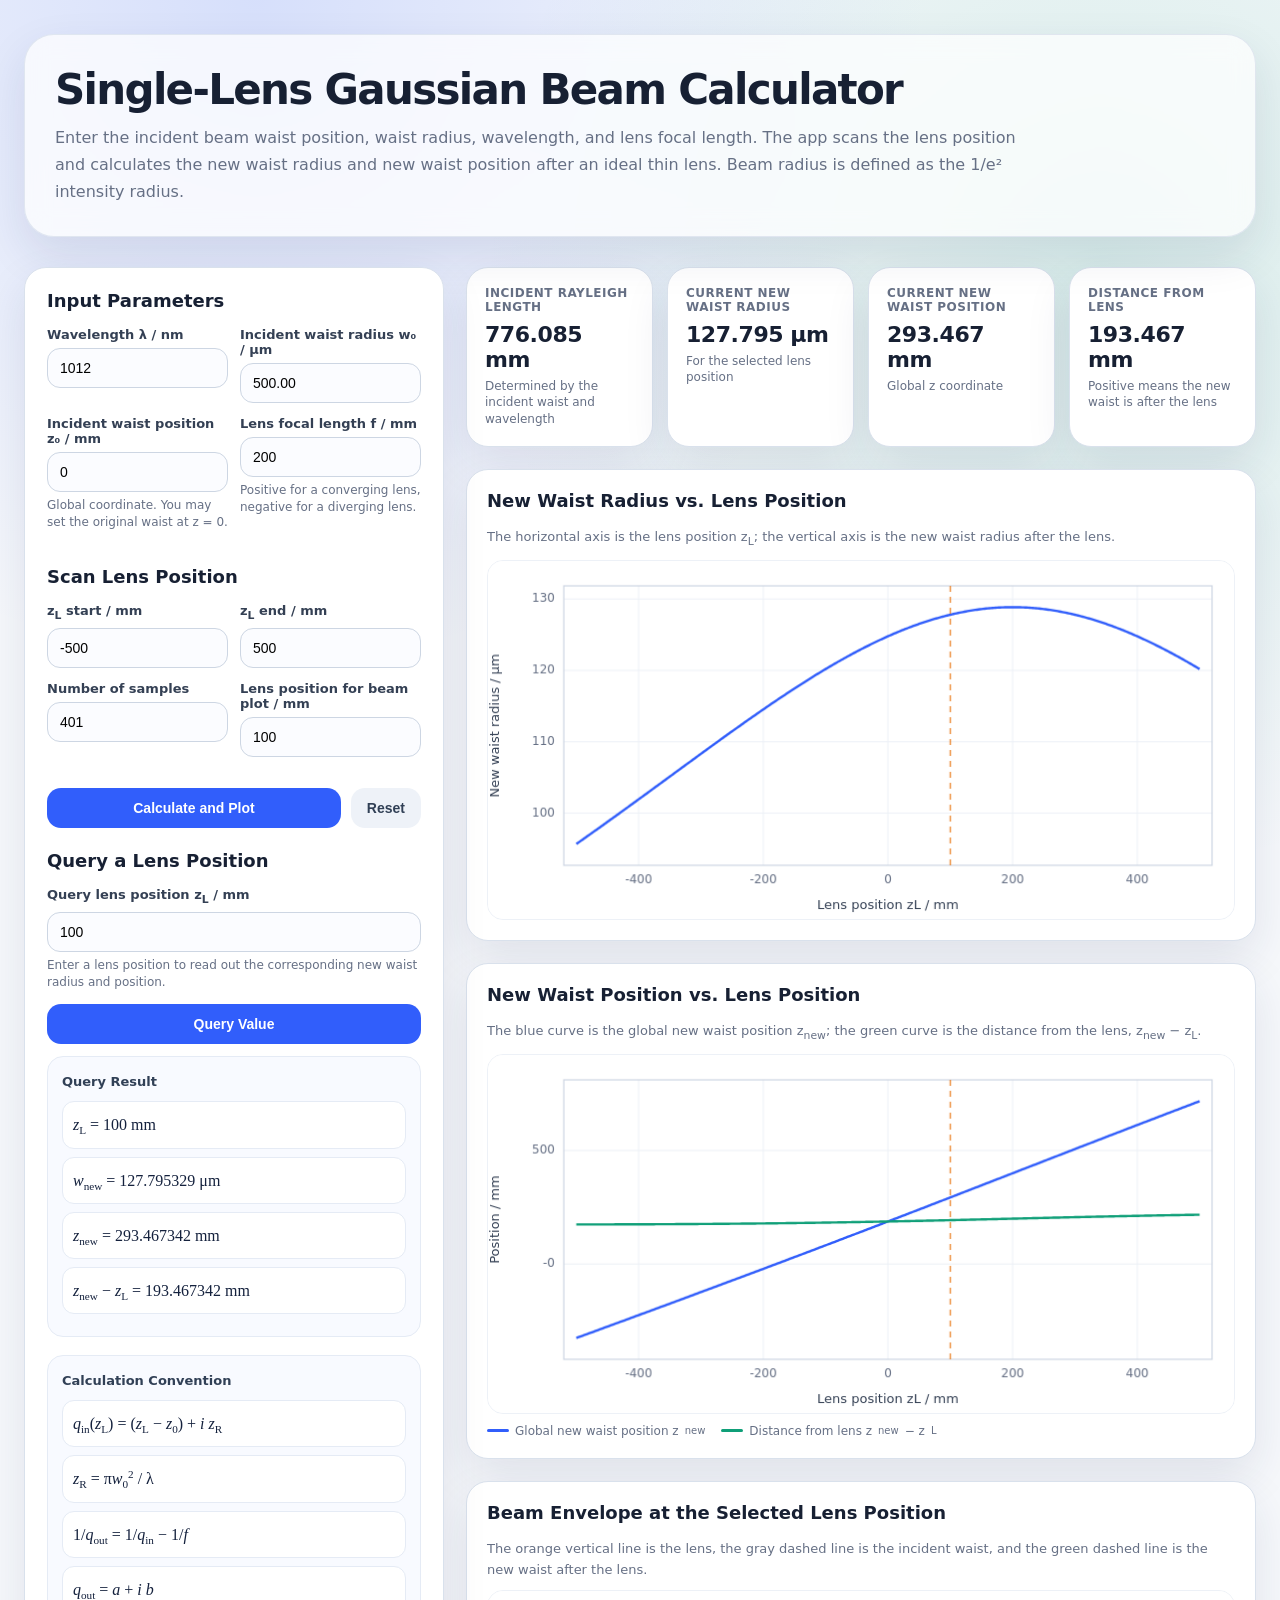
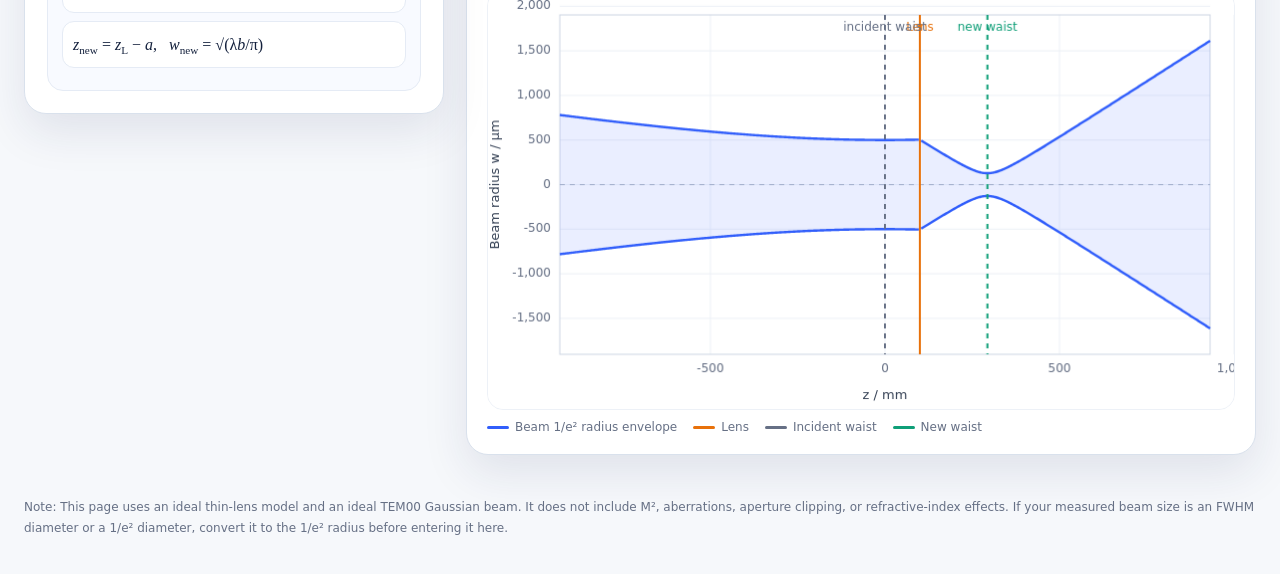
<file: pages/physics/gaussian_beam/single_lens_gaussian_beam_calculator.html>
<!DOCTYPE html>
<html lang="en">
<head>
  <meta charset="UTF-8" />
  <meta name="viewport" content="width=device-width, initial-scale=1.0" />
  <title>Single-Lens Gaussian Beam Calculator</title>
  <style>
    :root {
      --bg: #f6f8fb;
      --card: #ffffff;
      --text: #172033;
      --muted: #667085;
      --line: #d9e1ec;
      --primary: #315efb;
      --primary-dark: #2447c6;
      --accent: #0f9f78;
      --warn: #b54708;
      --shadow: 0 18px 45px rgba(32, 44, 84, 0.10);
      --radius: 22px;
    }

    * { box-sizing: border-box; }

    body {
      margin: 0;
      font-family: ui-sans-serif, system-ui, -apple-system, BlinkMacSystemFont, "Segoe UI", Arial, sans-serif;
      background:
        radial-gradient(circle at 20% 0%, rgba(49, 94, 251, 0.16), transparent 28%),
        radial-gradient(circle at 86% 12%, rgba(15, 159, 120, 0.13), transparent 28%),
        var(--bg);
      color: var(--text);
      min-height: 100vh;
    }

    header {
      padding: 34px 24px 18px;
      max-width: 1280px;
      margin: 0 auto;
    }

    .hero {
      background: rgba(255, 255, 255, 0.72);
      border: 1px solid rgba(217, 225, 236, 0.78);
      box-shadow: var(--shadow);
      border-radius: 30px;
      padding: 30px;
      backdrop-filter: blur(12px);
    }

    h1 {
      margin: 0 0 10px;
      font-size: clamp(26px, 4vw, 42px);
      letter-spacing: -0.04em;
    }

    .subtitle {
      margin: 0;
      color: var(--muted);
      font-size: 16px;
      line-height: 1.7;
      max-width: 980px;
    }

    main {
      display: grid;
      grid-template-columns: minmax(320px, 420px) minmax(0, 1fr);
      gap: 22px;
      max-width: 1280px;
      margin: 0 auto;
      padding: 12px 24px 42px;
    }

    .card {
      background: var(--card);
      border: 1px solid var(--line);
      border-radius: var(--radius);
      box-shadow: var(--shadow);
    }

    .controls {
      padding: 22px;
      position: sticky;
      top: 18px;
      align-self: start;
    }

    .controls h2, .panel h2 {
      font-size: 18px;
      margin: 0 0 16px;
    }

    .grid2 {
      display: grid;
      grid-template-columns: 1fr 1fr;
      gap: 12px;
    }

    label {
      display: block;
      font-size: 13px;
      font-weight: 650;
      color: #344054;
      margin-bottom: 6px;
    }

    input {
      width: 100%;
      border: 1px solid #cdd6e3;
      background: #fbfcff;
      border-radius: 13px;
      padding: 11px 12px;
      font-size: 14px;
      outline: none;
      transition: 0.18s ease;
    }

    input:focus {
      border-color: var(--primary);
      box-shadow: 0 0 0 4px rgba(49, 94, 251, 0.10);
      background: white;
    }

    .field { margin-bottom: 13px; }

    .unit-note {
      color: var(--muted);
      font-size: 12px;
      margin-top: 5px;
      line-height: 1.45;
    }

    .button-row {
      display: flex;
      gap: 10px;
      margin-top: 18px;
    }

    button {
      appearance: none;
      border: 0;
      border-radius: 14px;
      padding: 12px 16px;
      cursor: pointer;
      font-weight: 750;
      font-size: 14px;
      transition: 0.16s ease;
    }

    .primary {
      background: var(--primary);
      color: white;
      flex: 1;
    }

    .primary:hover { background: var(--primary-dark); transform: translateY(-1px); }

    .secondary {
      background: #eef2f8;
      color: #314056;
    }

    .secondary:hover { background: #e1e7f0; }

    .formula {
      margin-top: 18px;
      padding: 14px;
      background: #f8faff;
      border: 1px solid #e5ebf5;
      border-radius: 16px;
      color: #314056;
      font-size: 13px;
      line-height: 1.7;
    }

    .formula code {
      display: block;
      font-family: "Times New Roman", Cambria, Georgia, serif;
      font-size: 16px;
      color: #14213d;
      background: white;
      border: 1px solid #e5ebf5;
      padding: 9px 10px;
      border-radius: 12px;
      margin: 8px 0;
      overflow-x: auto;
      white-space: nowrap;
    }

    .formula sub {
      font-size: 70%;
      vertical-align: sub;
      line-height: 0;
    }

    .formula sup {
      font-size: 70%;
      vertical-align: super;
      line-height: 0;
    }

    .content {
      display: grid;
      gap: 22px;
    }

    .summary {
      display: grid;
      grid-template-columns: repeat(4, minmax(0, 1fr));
      gap: 14px;
    }

    .metric {
      padding: 18px;
    }

    .metric .k {
      color: var(--muted);
      font-size: 12px;
      font-weight: 700;
      text-transform: uppercase;
      letter-spacing: 0.04em;
      margin-bottom: 8px;
    }

    .metric .v {
      font-size: 22px;
      font-weight: 800;
      letter-spacing: -0.02em;
      overflow-wrap: anywhere;
    }

    .metric .s {
      margin-top: 6px;
      color: var(--muted);
      font-size: 12px;
      line-height: 1.4;
    }

    .panel {
      padding: 20px;
    }

    .panel-header {
      display: flex;
      align-items: flex-start;
      justify-content: space-between;
      gap: 16px;
      margin-bottom: 10px;
    }

    .panel p {
      color: var(--muted);
      margin: 0;
      line-height: 1.6;
      font-size: 13px;
    }

    canvas {
      width: 100%;
      height: 360px;
      display: block;
      border-radius: 16px;
      background: linear-gradient(180deg, #ffffff, #fbfcff);
      border: 1px solid #edf1f7;
    }

    #beamCanvas { height: 420px; }

    .error, .warning {
      display: none;
      margin-top: 14px;
      border-radius: 14px;
      padding: 11px 12px;
      font-size: 13px;
      line-height: 1.5;
    }

    .error {
      background: #fff7ed;
      border: 1px solid #fed7aa;
      color: var(--warn);
    }

    .warning {
      background: #fffbea;
      border: 1px solid #facc15;
      color: #854d0e;
    }

    .legend {
      display: flex;
      flex-wrap: wrap;
      gap: 10px 16px;
      color: var(--muted);
      font-size: 12px;
      margin-top: 10px;
    }

    .legend span {
      display: inline-flex;
      align-items: center;
      gap: 6px;
    }

    .swatch {
      width: 22px;
      height: 3px;
      border-radius: 99px;
      display: inline-block;
      background: #111;
    }

    .blue { background: #315efb; }
    .green { background: #0f9f78; }
    .orange { background: #e8710a; }
    .gray { background: #667085; }

    footer {
      max-width: 1280px;
      padding: 0 24px 36px;
      margin: 0 auto;
      color: var(--muted);
      font-size: 12px;
      line-height: 1.7;
    }

    @media (max-width: 980px) {
      main { grid-template-columns: 1fr; }
      .controls { position: static; }
      .summary { grid-template-columns: repeat(2, minmax(0, 1fr)); }
    }

    @media (max-width: 560px) {
      header, main, footer { padding-left: 14px; padding-right: 14px; }
      .hero { padding: 22px; }
      .grid2, .summary { grid-template-columns: 1fr; }
      canvas { height: 310px; }
    }
  </style>
</head>
<body>
  <header>
    <section class="hero">
      <h1>Single-Lens Gaussian Beam Calculator</h1>
      <p class="subtitle">
        Enter the incident beam waist position, waist radius, wavelength, and lens focal length. The app scans the lens position and calculates the new waist radius and new waist position after an ideal thin lens. Beam radius is defined as the 1/e² intensity radius.
      </p>
    </section>
  </header>

  <main>
    <aside class="card controls">
      <h2>Input Parameters</h2>

      <div class="grid2">
        <div class="field">
          <label for="lambdaNm">Wavelength λ / nm</label>
          <input id="lambdaNm" type="number" value="1012" step="0.1" />
        </div>
        <div class="field">
          <label for="w0Um">Incident waist radius w₀ / μm</label>
          <input id="w0Um" type="number" value="500.00" step="0.01" />
        </div>
      </div>

      <div class="grid2">
        <div class="field">
          <label for="z0Mm">Incident waist position z₀ / mm</label>
          <input id="z0Mm" type="number" value="0" step="1" />
          <div class="unit-note">Global coordinate. You may set the original waist at z = 0.</div>
        </div>
        <div class="field">
          <label for="fMm">Lens focal length f / mm</label>
          <input id="fMm" type="number" value="200" step="1" />
          <div class="unit-note">Positive for a converging lens, negative for a diverging lens.</div>
        </div>
      </div>

      <h2 style="margin-top: 22px;">Scan Lens Position</h2>
      <div class="grid2">
        <div class="field">
          <label for="scanMinMm">z<sub>L</sub> start / mm</label>
          <input id="scanMinMm" type="number" value="-500" step="10" />
        </div>
        <div class="field">
          <label for="scanMaxMm">z<sub>L</sub> end / mm</label>
          <input id="scanMaxMm" type="number" value="500" step="10" />
        </div>
      </div>

      <div class="grid2">
        <div class="field">
          <label for="points">Number of samples</label>
          <input id="points" type="number" value="401" min="30" max="3000" step="1" />
        </div>
        <div class="field">
          <label for="selectedLensMm">Lens position for beam plot / mm</label>
          <input id="selectedLensMm" type="number" value="100" step="10" />
        </div>
      </div>

      <div class="button-row">
        <button class="primary" id="calcBtn">Calculate and Plot</button>
        <button class="secondary" id="resetBtn">Reset</button>
      </div>

      <h2 style="margin-top: 22px;">Query a Lens Position</h2>
      <div class="field">
        <label for="queryLensMm">Query lens position z<sub>L</sub> / mm</label>
        <input id="queryLensMm" type="number" value="100" step="0.01" />
        <div class="unit-note">Enter a lens position to read out the corresponding new waist radius and position.</div>
      </div>
      <div class="button-row" style="margin-top: 8px;">
        <button class="primary" id="queryBtn">Query Value</button>
      </div>
      <div class="formula" id="queryResult" style="margin-top: 12px;">
        <strong>Query Result</strong>
        <code>Run calculation first, then query a lens position.</code>
      </div>

      <div class="error" id="errorBox"></div>
      <div class="warning" id="warningBox"></div>

      <div class="formula">
        <strong>Calculation Convention</strong>
        <code><i>q</i><sub>in</sub>(<i>z</i><sub>L</sub>) = (<i>z</i><sub>L</sub> − <i>z</i><sub>0</sub>) + <i>i z</i><sub>R</sub></code>
        <code><i>z</i><sub>R</sub> = π<i>w</i><sub>0</sub><sup>2</sup> / λ</code>
        <code>1/<i>q</i><sub>out</sub> = 1/<i>q</i><sub>in</sub> − 1/<i>f</i></code>
        <code><i>q</i><sub>out</sub> = <i>a</i> + <i>i b</i></code>
        <code><i>z</i><sub>new</sub> = <i>z</i><sub>L</sub> − <i>a</i>, &nbsp; <i>w</i><sub>new</sub> = √(λ<i>b</i>/π)</code>
      </div>
    </aside>

    <section class="content">
      <section class="summary">
        <div class="card metric">
          <div class="k">Incident Rayleigh length</div>
          <div class="v" id="zRMetric">—</div>
          <div class="s">Determined by the incident waist and wavelength</div>
        </div>
        <div class="card metric">
          <div class="k">Current new waist radius</div>
          <div class="v" id="wMetric">—</div>
          <div class="s">For the selected lens position</div>
        </div>
        <div class="card metric">
          <div class="k">Current new waist position</div>
          <div class="v" id="zMetric">—</div>
          <div class="s">Global z coordinate</div>
        </div>
        <div class="card metric">
          <div class="k">Distance from lens</div>
          <div class="v" id="relMetric">—</div>
          <div class="s">Positive means the new waist is after the lens</div>
        </div>
      </section>

      <section class="card panel">
        <div class="panel-header">
          <div>
            <h2>New Waist Radius vs. Lens Position</h2>
            <p>The horizontal axis is the lens position z<sub>L</sub>; the vertical axis is the new waist radius after the lens.</p>
          </div>
        </div>
        <canvas id="waistCanvas"></canvas>
      </section>

      <section class="card panel">
        <div class="panel-header">
          <div>
            <h2>New Waist Position vs. Lens Position</h2>
            <p>The blue curve is the global new waist position z<sub>new</sub>; the green curve is the distance from the lens, z<sub>new</sub> − z<sub>L</sub>.</p>
          </div>
        </div>
        <canvas id="positionCanvas"></canvas>
        <div class="legend">
          <span><i class="swatch blue"></i>Global new waist position z<sub>new</sub></span>
          <span><i class="swatch green"></i>Distance from lens z<sub>new</sub> − z<sub>L</sub></span>
        </div>
      </section>

      <section class="card panel">
        <div class="panel-header">
          <div>
            <h2>Beam Envelope at the Selected Lens Position</h2>
            <p>The orange vertical line is the lens, the gray dashed line is the incident waist, and the green dashed line is the new waist after the lens.</p>
          </div>
        </div>
        <canvas id="beamCanvas"></canvas>
        <div class="legend">
          <span><i class="swatch blue"></i>Beam 1/e² radius envelope</span>
          <span><i class="swatch orange"></i>Lens</span>
          <span><i class="swatch gray"></i>Incident waist</span>
          <span><i class="swatch green"></i>New waist</span>
        </div>
      </section>
    </section>
  </main>

  <footer>
    Note: This page uses an ideal thin-lens model and an ideal TEM00 Gaussian beam. It does not include M², aberrations, aperture clipping, or refractive-index effects. If your measured beam size is an FWHM diameter or a 1/e² diameter, convert it to the 1/e² radius before entering it here.
  </footer>

  <script>
    const $ = (id) => document.getElementById(id);

    const defaults = {
      lambdaNm: 1012,
      w0Um: 500.00,
      z0Mm: 0,
      fMm: 200,
      scanMinMm: -500,
      scanMaxMm: 500,
      points: 401,
      selectedLensMm: 100,
      queryLensMm: 100
    };

    // Numerical safety thresholds. These do not change the physics; they only
    // prevent near-singular cases from destroying the plotted coordinate ranges.
    const MAX_PLOT_POSITION_MM = 1e7;
    const MAX_PLOT_RADIUS_UM = 1e7;
    const MIN_LENS_DENOMINATOR = 1e-18;

    function complexDiv(a, b, c, d) {
      const den = c * c + d * d;
      return [(a * c + b * d) / den, (b * c - a * d) / den];
    }

    function lensTransform(qRe, qIm, f) {
      // 1/q_out = 1/q_in - 1/f
      const den = qRe * qRe + qIm * qIm;
      const invRe = qRe / den - 1 / f;
      const invIm = -qIm / den;
      const lensDenominator = invRe * invRe + invIm * invIm;

      if (!Number.isFinite(lensDenominator) || lensDenominator < MIN_LENS_DENOMINATOR) {
        return {
          qRe: NaN,
          qIm: NaN,
          lensDenominator,
          nearSingular: true
        };
      }

      const [outRe, outIm] = complexDiv(1, 0, invRe, invIm);
      return {
        qRe: outRe,
        qIm: outIm,
        lensDenominator,
        nearSingular: lensDenominator < 100 * MIN_LENS_DENOMINATOR
      };
    }

    function calculateOne(params, zLmm) {
      const lambda = params.lambdaNm * 1e-6; // nm -> mm
      const w0 = params.w0Um * 1e-3;        // um -> mm
      const zR = Math.PI * w0 * w0 / lambda;
      const s = zLmm - params.z0Mm;
      const t = lensTransform(s, zR, params.fMm);
      const a = t.qRe;
      const b = t.qIm;
      const zNew = zLmm - a;
      const rel = -a;
      const wNew = b > 0 ? Math.sqrt(lambda * b / Math.PI) : NaN;

      const finite = [zR, a, b, zNew, rel, wNew].every(Number.isFinite);
      const tooLarge = finite && (
        Math.abs(zNew) > MAX_PLOT_POSITION_MM ||
        Math.abs(rel) > MAX_PLOT_POSITION_MM ||
        Math.abs(b) > MAX_PLOT_POSITION_MM ||
        Math.abs(wNew * 1000) > MAX_PLOT_RADIUS_UM
      );
      const validForPlot = finite && b > 0 && !tooLarge && !t.nearSingular;

      return {
        zL: zLmm,
        zR,
        qOutRe: a,
        qOutIm: b,
        zNew,
        rel,
        wNewMm: wNew,
        wNewUm: wNew * 1000,
        validForPlot,
        tooLarge,
        nearSingular: t.nearSingular,
        lensDenominator: t.lensDenominator
      };
    }

    function readParams() {
      const p = {};
      for (const k of Object.keys(defaults)) {
        p[k] = Number($(k).value);
      }
      return p;
    }

    function validate(p) {
      const errors = [];
      if (!(p.lambdaNm > 0)) errors.push("Wavelength λ must be positive.");
      if (!(p.w0Um > 0)) errors.push("Waist radius w₀ must be positive.");
      if (!Number.isFinite(p.z0Mm)) errors.push("Incident waist position z₀ must be a valid number.");
      if (!Number.isFinite(p.fMm) || p.fMm === 0) errors.push("Focal length f must be a valid nonzero number.");
      if (!Number.isFinite(p.scanMinMm) || !Number.isFinite(p.scanMaxMm)) errors.push("The scan range must contain valid numbers.");
      if (p.scanMaxMm <= p.scanMinMm) errors.push("The scan end must be greater than the scan start.");
      if (!(p.points >= 30 && p.points <= 3000)) errors.push("The number of samples must be between 30 and 3000.");
      if (!Number.isFinite(p.selectedLensMm)) errors.push("The selected lens position must be a valid number.");
      return errors;
    }

    function formatNumber(x, digits = 3) {
      if (!Number.isFinite(x)) return "—";
      const ax = Math.abs(x);
      if (ax !== 0 && (ax >= 1e4 || ax < 1e-2)) return x.toExponential(2);
      return x.toLocaleString("en-US", { maximumFractionDigits: digits });
    }

    function setError(messages) {
      const box = $("errorBox");
      if (!messages.length) {
        box.style.display = "none";
        box.textContent = "";
      } else {
        box.style.display = "block";
        box.innerHTML = messages.map(m => `• ${m}`).join("<br>");
      }
    }

    function setWarning(messages) {
      const box = $("warningBox");
      if (!messages.length) {
        box.style.display = "none";
        box.textContent = "";
      } else {
        box.style.display = "block";
        box.innerHTML = messages.map(m => `• ${m}`).join("<br>");
      }
    }

    function updateQueryResult() {
      const box = $("queryResult");
      const p = readParams();
      const errors = validate(p);
      const zQuery = p.queryLensMm;

      if (errors.length || !Number.isFinite(zQuery)) {
        box.innerHTML = `
          <strong>Query Result</strong>
          <code>Invalid input. Please check the parameters above.</code>
        `;
        return;
      }

      const q = calculateOne(p, zQuery);
      if (!q.validForPlot) {
        box.innerHTML = `
          <strong>Query Result</strong>
          <code><i>z</i><sub>L</sub> = ${formatNumber(zQuery, 6)} mm</code>
          <code>Result: unstable or too large for reliable plotting</code>
          <code>Near singular: ${q.nearSingular ? "yes" : "no"}</code>
        `;
        return;
      }

      box.innerHTML = `
        <strong>Query Result</strong>
        <code><i>z</i><sub>L</sub> = ${formatNumber(q.zL, 6)} mm</code>
        <code><i>w</i><sub>new</sub> = ${formatNumber(q.wNewUm, 6)} μm</code>
        <code><i>z</i><sub>new</sub> = ${formatNumber(q.zNew, 6)} mm</code>
        <code><i>z</i><sub>new</sub> − <i>z</i><sub>L</sub> = ${formatNumber(q.rel, 6)} mm</code>
      `;
    }

    function buildWarnings(data, selected) {
      const warnings = [];
      const badCount = data.filter(d => !d.validForPlot).length;
      if (badCount > 0) {
        warnings.push(`${badCount} scanned point(s) were omitted from the plots because the lens transform is near-singular or the resulting waist position/radius is too large for stable plotting.`);
      }
      if (!selected.validForPlot) {
        warnings.push("The selected lens position gives an unstable or extremely large result. The beam-envelope plot is disabled for this selected position.");
      }
      if (selected.nearSingular) {
        warnings.push("Near-singular condition detected: |1/qin − 1/f| is too close to zero, so qout can become numerically enormous.");
      }
      return warnings;
    }

    function makeData(p) {
      const n = Math.round(p.points);
      const data = [];
      for (let i = 0; i < n; i++) {
        const t = i / (n - 1);
        const zL = p.scanMinMm + t * (p.scanMaxMm - p.scanMinMm);
        data.push(calculateOne(p, zL));
      }
      return data;
    }

    function setupCanvas(canvas) {
      const dpr = window.devicePixelRatio || 1;
      const rect = canvas.getBoundingClientRect();
      canvas.width = Math.max(1, Math.floor(rect.width * dpr));
      canvas.height = Math.max(1, Math.floor(rect.height * dpr));
      const ctx = canvas.getContext("2d");
      ctx.setTransform(dpr, 0, 0, dpr, 0, 0);
      return { ctx, width: rect.width, height: rect.height };
    }

    function paddedRange(values, pad = 0.08) {
      let min = Infinity, max = -Infinity;
      for (const v of values) {
        if (Number.isFinite(v) && Math.abs(v) < 1e12) {
          min = Math.min(min, v);
          max = Math.max(max, v);
        }
      }
      if (!Number.isFinite(min) || !Number.isFinite(max)) return [0, 1];
      if (min === max) {
        const delta = Math.max(Math.abs(min) * 0.2, 1);
        return [min - delta, max + delta];
      }
      const span = max - min;
      return [min - span * pad, max + span * pad];
    }

    function niceTicks(min, max, count = 5) {
      const span = max - min;
      if (!(span > 0)) return [min];
      const raw = span / Math.max(1, count - 1);
      const mag = Math.pow(10, Math.floor(Math.log10(raw)));
      const norm = raw / mag;
      let step;
      if (norm < 1.5) step = 1 * mag;
      else if (norm < 3) step = 2 * mag;
      else if (norm < 7) step = 5 * mag;
      else step = 10 * mag;
      const start = Math.ceil(min / step) * step;
      const ticks = [];
      for (let v = start; v <= max + step * 0.5; v += step) ticks.push(v);
      return ticks.slice(0, 10);
    }

    function drawAxes(ctx, plot, xMin, xMax, yMin, yMax, xLabel, yLabel) {
      ctx.clearRect(0, 0, plot.fullWidth, plot.fullHeight);
      ctx.fillStyle = "#ffffff";
      ctx.fillRect(0, 0, plot.fullWidth, plot.fullHeight);

      const xToPx = x => plot.left + (x - xMin) / (xMax - xMin) * plot.w;
      const yToPx = y => plot.top + (yMax - y) / (yMax - yMin) * plot.h;

      ctx.save();
      ctx.strokeStyle = "#edf1f7";
      ctx.lineWidth = 1;
      ctx.fillStyle = "#667085";
      ctx.font = "12px ui-sans-serif, system-ui";
      ctx.textAlign = "center";
      ctx.textBaseline = "top";

      for (const x of niceTicks(xMin, xMax)) {
        const px = xToPx(x);
        ctx.beginPath();
        ctx.moveTo(px, plot.top);
        ctx.lineTo(px, plot.top + plot.h);
        ctx.stroke();
        ctx.fillText(formatNumber(x, 2), px, plot.top + plot.h + 9);
      }

      ctx.textAlign = "right";
      ctx.textBaseline = "middle";
      for (const y of niceTicks(yMin, yMax)) {
        const py = yToPx(y);
        ctx.beginPath();
        ctx.moveTo(plot.left, py);
        ctx.lineTo(plot.left + plot.w, py);
        ctx.stroke();
        ctx.fillText(formatNumber(y, 2), plot.left - 9, py);
      }

      ctx.strokeStyle = "#cdd6e3";
      ctx.lineWidth = 1.2;
      ctx.strokeRect(plot.left, plot.top, plot.w, plot.h);

      ctx.fillStyle = "#344054";
      ctx.font = "13px ui-sans-serif, system-ui";
      ctx.textAlign = "center";
      ctx.textBaseline = "bottom";
      ctx.fillText(xLabel, plot.left + plot.w / 2, plot.fullHeight - 7);

      ctx.save();
      ctx.translate(14, plot.top + plot.h / 2);
      ctx.rotate(-Math.PI / 2);
      ctx.fillText(yLabel, 0, 0);
      ctx.restore();

      ctx.restore();
      return { xToPx, yToPx };
    }

    function drawMessage(canvas, message) {
      const { ctx, width, height } = setupCanvas(canvas);
      ctx.clearRect(0, 0, width, height);
      ctx.fillStyle = "#ffffff";
      ctx.fillRect(0, 0, width, height);
      ctx.fillStyle = "#667085";
      ctx.font = "14px ui-sans-serif, system-ui";
      ctx.textAlign = "center";
      ctx.textBaseline = "middle";
      ctx.fillText(message, width / 2, height / 2);
    }

    function drawLineChart(canvas, series, options) {
      const finitePointCount = series.reduce((sum, s) => sum + s.y.filter(Number.isFinite).length, 0);
      if (finitePointCount < 2) {
        drawMessage(canvas, "No stable data points are available for plotting.");
        return;
      }

      const { ctx, width, height } = setupCanvas(canvas);
      const plot = { left: 76, right: 22, top: 25, bottom: 54, fullWidth: width, fullHeight: height };
      plot.w = width - plot.left - plot.right;
      plot.h = height - plot.top - plot.bottom;

      const allY = [];
      for (const s of series) allY.push(...s.y);
      const [xMin, xMax] = paddedRange(series[0].x, 0.02);
      const [yMin, yMax] = paddedRange(allY, 0.09);
      const { xToPx, yToPx } = drawAxes(ctx, plot, xMin, xMax, yMin, yMax, options.xLabel, options.yLabel);

      for (const s of series) {
        ctx.save();
        ctx.strokeStyle = s.color;
        ctx.lineWidth = s.width || 2.4;
        ctx.beginPath();
        let started = false;
        for (let i = 0; i < s.x.length; i++) {
          const x = s.x[i], y = s.y[i];
          if (!Number.isFinite(x) || !Number.isFinite(y)) {
            started = false;
            continue;
          }
          const px = xToPx(x), py = yToPx(y);
          if (!started) { ctx.moveTo(px, py); started = true; }
          else ctx.lineTo(px, py);
        }
        ctx.stroke();
        ctx.restore();
      }

      if (Number.isFinite(options.markerX)) {
        const mx = xToPx(options.markerX);
        if (mx >= plot.left && mx <= plot.left + plot.w) {
          ctx.save();
          ctx.strokeStyle = "rgba(232, 113, 10, 0.75)";
          ctx.lineWidth = 1.5;
          ctx.setLineDash([6, 5]);
          ctx.beginPath();
          ctx.moveTo(mx, plot.top);
          ctx.lineTo(mx, plot.top + plot.h);
          ctx.stroke();
          ctx.restore();
        }
      }
    }

    function drawBeamEnvelope(canvas, p, selected) {
      if (!selected.validForPlot) {
        drawMessage(canvas, "The selected lens position is numerically unstable. Try another lens position or a smaller scan range.");
        return;
      }

      const { ctx, width, height } = setupCanvas(canvas);
      ctx.clearRect(0, 0, width, height);
      ctx.fillStyle = "#ffffff";
      ctx.fillRect(0, 0, width, height);

      const lambda = p.lambdaNm * 1e-6;
      const w0 = p.w0Um * 1e-3;
      const zR = Math.PI * w0 * w0 / lambda;
      const postZR = selected.qOutIm;
      const postW0 = selected.wNewMm;
      const zNew = selected.zNew;
      const zLens = selected.zL;

      let xMin = Math.min(p.z0Mm - 1.2 * zR, zLens - 0.5 * Math.abs(p.fMm), zNew - 1.2 * postZR);
      let xMax = Math.max(p.z0Mm + 1.2 * zR, zLens + 1.8 * Math.abs(p.fMm), zNew + 1.2 * postZR);
      if (xMax - xMin < Math.abs(p.fMm) * 2) {
        const mid = 0.5 * (xMin + xMax);
        xMin = mid - Math.abs(p.fMm);
        xMax = mid + Math.abs(p.fMm);
      }

      const sampleN = 800;
      const lensGap = Math.max((xMax - xMin) / sampleN, 1e-9);
      const preUpper = [];
      const postUpper = [];
      const allUpper = [];
      let yMax = 0;

      function addBeamPoint(target, z, w) {
        if (!Number.isFinite(z) || !Number.isFinite(w)) return;
        target.push({ z, w });
        allUpper.push({ z, w });
        yMax = Math.max(yMax, w);
      }

      for (let i = 0; i < sampleN; i++) {
        const t = i / (sampleN - 1);
        const z = xMin + t * (xMax - xMin);

        // Skip a narrow interval around the lens plane. This avoids using the
        // exact lens position as a sampled envelope point and keeps the curve
        // visually broken at the thin lens.
        if (Math.abs(z - zLens) <= lensGap) continue;

        if (z < zLens) {
          const w = w0 * Math.sqrt(1 + Math.pow((z - p.z0Mm) / zR, 2));
          addBeamPoint(preUpper, z, w);
        } else {
          const w = postW0 * Math.sqrt(1 + Math.pow((z - zNew) / postZR, 2));
          addBeamPoint(postUpper, z, w);
        }
      }

      if (allUpper.length < 2 || !(yMax > 0)) {
        drawMessage(canvas, "No stable beam-envelope points are available after skipping the lens plane.");
        return;
      }

      yMax *= 1.18;

      const plot = { left: 72, right: 24, top: 24, bottom: 55, fullWidth: width, fullHeight: height };
      plot.w = width - plot.left - plot.right;
      plot.h = height - plot.top - plot.bottom;
      const xToPx = x => plot.left + (x - xMin) / (xMax - xMin) * plot.w;
      const yToPx = y => plot.top + (yMax - y) / (2 * yMax) * plot.h;

      ctx.save();
      ctx.strokeStyle = "#edf1f7";
      ctx.lineWidth = 1;
      ctx.fillStyle = "#667085";
      ctx.font = "12px ui-sans-serif, system-ui";
      ctx.textAlign = "center";
      ctx.textBaseline = "top";
      for (const x of niceTicks(xMin, xMax, 6)) {
        const px = xToPx(x);
        ctx.beginPath();
        ctx.moveTo(px, plot.top);
        ctx.lineTo(px, plot.top + plot.h);
        ctx.stroke();
        ctx.fillText(formatNumber(x, 1), px, plot.top + plot.h + 9);
      }
      ctx.textAlign = "right";
      ctx.textBaseline = "middle";
      for (const y of niceTicks(-yMax, yMax, 7)) {
        const py = yToPx(y);
        ctx.beginPath();
        ctx.moveTo(plot.left, py);
        ctx.lineTo(plot.left + plot.w, py);
        ctx.stroke();
        ctx.fillText(formatNumber(y * 1000, 0), plot.left - 9, py);
      }
      ctx.strokeStyle = "#cdd6e3";
      ctx.strokeRect(plot.left, plot.top, plot.w, plot.h);
      ctx.fillStyle = "#344054";
      ctx.textAlign = "center";
      ctx.textBaseline = "bottom";
      ctx.font = "13px ui-sans-serif, system-ui";
      ctx.fillText("z / mm", plot.left + plot.w / 2, height - 7);
      ctx.save();
      ctx.translate(14, plot.top + plot.h / 2);
      ctx.rotate(-Math.PI / 2);
      ctx.fillText("Beam radius w / μm", 0, 0);
      ctx.restore();
      ctx.restore();

      // Optical axis
      ctx.save();
      ctx.strokeStyle = "#aab4c3";
      ctx.lineWidth = 1;
      ctx.setLineDash([5, 5]);
      ctx.beginPath();
      ctx.moveTo(plot.left, yToPx(0));
      ctx.lineTo(plot.left + plot.w, yToPx(0));
      ctx.stroke();
      ctx.restore();

      // Beam envelope fill and lines. Draw the two sides separately so the
      // envelope is explicitly broken at the thin-lens plane.
      function drawEnvelopeSegment(segment) {
        if (segment.length < 2) return;

        ctx.beginPath();
        for (let i = 0; i < segment.length; i++) {
          const pt = segment[i];
          const px = xToPx(pt.z);
          const py = yToPx(pt.w);
          if (i === 0) ctx.moveTo(px, py); else ctx.lineTo(px, py);
        }
        for (let i = segment.length - 1; i >= 0; i--) {
          const pt = segment[i];
          ctx.lineTo(xToPx(pt.z), yToPx(-pt.w));
        }
        ctx.closePath();
        ctx.fillStyle = "rgba(49, 94, 251, 0.10)";
        ctx.fill();

        ctx.strokeStyle = "#315efb";
        ctx.lineWidth = 2.4;
        ctx.beginPath();
        segment.forEach((pt, i) => {
          const px = xToPx(pt.z), py = yToPx(pt.w);
          if (i === 0) ctx.moveTo(px, py); else ctx.lineTo(px, py);
        });
        ctx.stroke();

        ctx.beginPath();
        segment.forEach((pt, i) => {
          const px = xToPx(pt.z), py = yToPx(-pt.w);
          if (i === 0) ctx.moveTo(px, py); else ctx.lineTo(px, py);
        });
        ctx.stroke();
      }

      ctx.save();
      drawEnvelopeSegment(preUpper);
      drawEnvelopeSegment(postUpper);
      ctx.restore();

      function drawVertical(z, color, label, dash = []) {
        const px = xToPx(z);
        if (px < plot.left || px > plot.left + plot.w) return;
        ctx.save();
        ctx.strokeStyle = color;
        ctx.fillStyle = color;
        ctx.lineWidth = 2;
        ctx.setLineDash(dash);
        ctx.beginPath();
        ctx.moveTo(px, plot.top);
        ctx.lineTo(px, plot.top + plot.h);
        ctx.stroke();
        ctx.setLineDash([]);
        ctx.font = "12px ui-sans-serif, system-ui";
        ctx.textAlign = "center";
        ctx.textBaseline = "top";
        ctx.fillText(label, px, plot.top + 7);
        ctx.restore();
      }

      drawVertical(zLens, "#e8710a", "Lens", []);
      drawVertical(p.z0Mm, "#667085", "incident waist", [5, 5]);
      drawVertical(zNew, "#0f9f78", "new waist", [5, 5]);
    }

    function calculateAndDraw() {
      const p = readParams();
      const errors = validate(p);
      setError(errors);
      if (errors.length) {
        setWarning([]);
        return;
      }

      const data = makeData(p);
      const selected = calculateOne(p, p.selectedLensMm);
      setWarning(buildWarnings(data, selected));
      $("zRMetric").textContent = `${formatNumber(selected.zR, 3)} mm`;
      $("wMetric").textContent = selected.validForPlot ? `${formatNumber(selected.wNewUm, 3)} μm` : "unstable";
      $("zMetric").textContent = selected.validForPlot ? `${formatNumber(selected.zNew, 3)} mm` : "unstable";
      $("relMetric").textContent = selected.validForPlot ? `${formatNumber(selected.rel, 3)} mm` : "unstable";

      const x = data.map(d => d.validForPlot ? d.zL : NaN);
      drawLineChart($("waistCanvas"), [
        { x, y: data.map(d => d.validForPlot ? d.wNewUm : NaN), color: "#315efb" }
      ], {
        xLabel: "Lens position zL / mm",
        yLabel: "New waist radius / μm",
        markerX: p.selectedLensMm
      });

      drawLineChart($("positionCanvas"), [
        { x, y: data.map(d => d.validForPlot ? d.zNew : NaN), color: "#315efb" },
        { x, y: data.map(d => d.validForPlot ? d.rel : NaN), color: "#0f9f78" }
      ], {
        xLabel: "Lens position zL / mm",
        yLabel: "Position / mm",
        markerX: p.selectedLensMm
      });

      drawBeamEnvelope($("beamCanvas"), p, selected);
      updateQueryResult();
    }

    function reset() {
      for (const [k, v] of Object.entries(defaults)) $(k).value = v;
      calculateAndDraw();
    }

    $("calcBtn").addEventListener("click", calculateAndDraw);
    $("resetBtn").addEventListener("click", reset);
    $("queryBtn").addEventListener("click", updateQueryResult);

    for (const k of Object.keys(defaults)) {
      $(k).addEventListener("keydown", (e) => {
        if (e.key === "Enter") {
          if (k === "queryLensMm") updateQueryResult();
          else calculateAndDraw();
        }
      });
    }

    window.addEventListener("resize", () => {
      clearTimeout(window.__resizeTimer);
      window.__resizeTimer = setTimeout(calculateAndDraw, 100);
    });

    calculateAndDraw();
  </script>
</body>
</html>
</file>
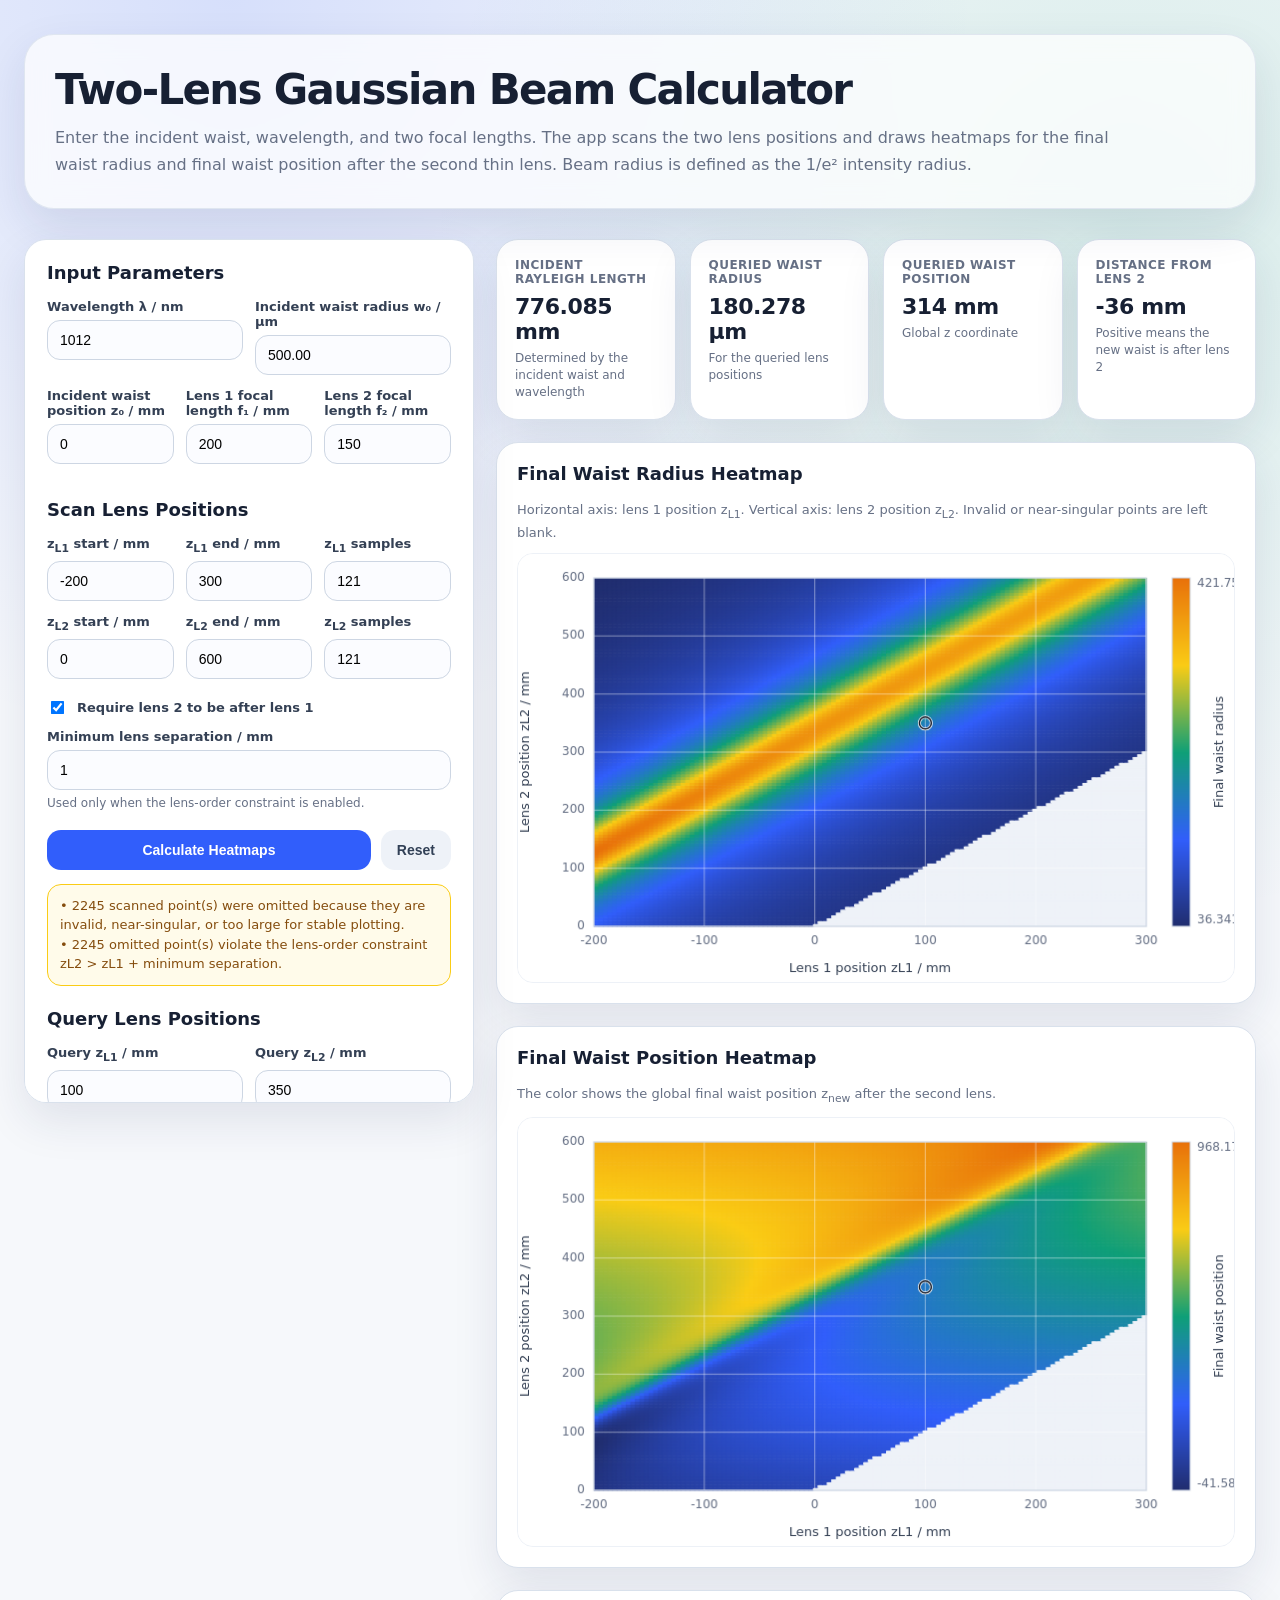
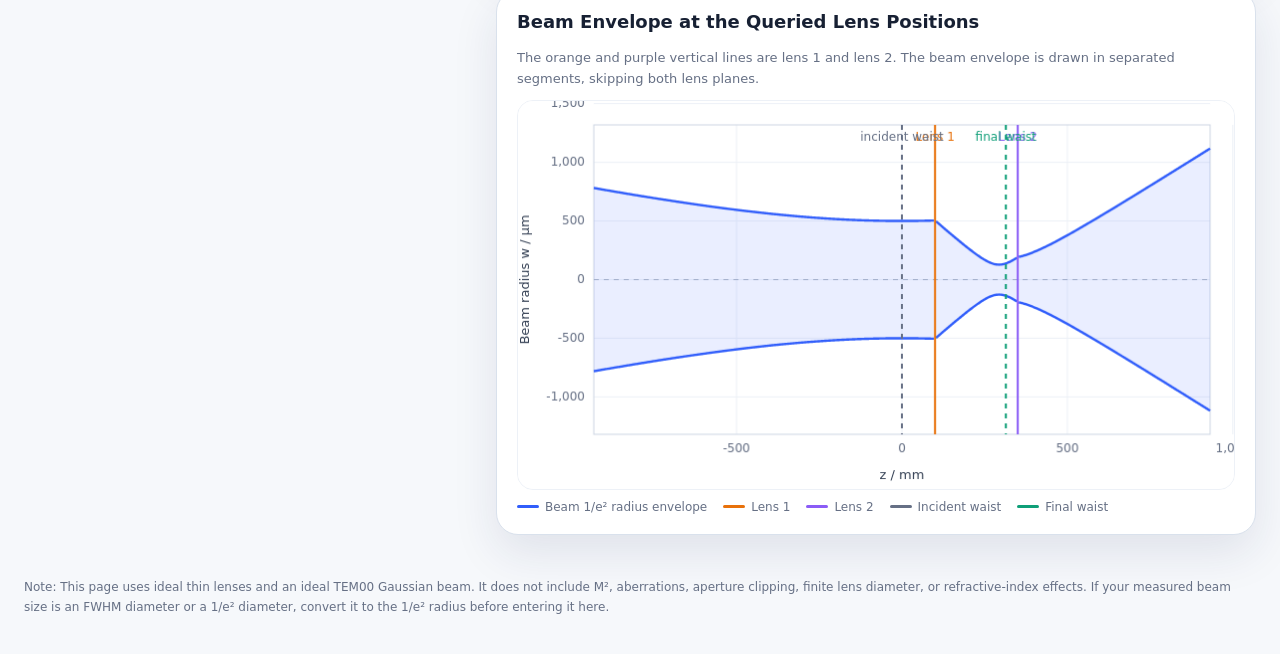
<file: pages/physics/gaussian_beam/two_lens_gaussian_beam_calculator.html>
<!DOCTYPE html>
<html lang="en">
<head>
  <meta charset="UTF-8" />
  <meta name="viewport" content="width=device-width, initial-scale=1.0" />
  <title>Two-Lens Gaussian Beam Calculator</title>
  <style>
    :root {
      --bg: #f6f8fb;
      --card: #ffffff;
      --text: #172033;
      --muted: #667085;
      --line: #d9e1ec;
      --primary: #315efb;
      --primary-dark: #2447c6;
      --accent: #0f9f78;
      --warn: #b54708;
      --shadow: 0 18px 45px rgba(32, 44, 84, 0.10);
      --radius: 22px;
    }

    * { box-sizing: border-box; }

    body {
      margin: 0;
      font-family: ui-sans-serif, system-ui, -apple-system, BlinkMacSystemFont, "Segoe UI", Arial, sans-serif;
      background:
        radial-gradient(circle at 18% 0%, rgba(49, 94, 251, 0.16), transparent 30%),
        radial-gradient(circle at 88% 10%, rgba(15, 159, 120, 0.13), transparent 30%),
        var(--bg);
      color: var(--text);
      min-height: 100vh;
    }

    header {
      padding: 34px 24px 18px;
      max-width: 1380px;
      margin: 0 auto;
    }

    .hero {
      background: rgba(255, 255, 255, 0.72);
      border: 1px solid rgba(217, 225, 236, 0.78);
      box-shadow: var(--shadow);
      border-radius: 30px;
      padding: 30px;
      backdrop-filter: blur(12px);
    }

    h1 {
      margin: 0 0 10px;
      font-size: clamp(26px, 4vw, 42px);
      letter-spacing: -0.04em;
    }

    .subtitle {
      margin: 0;
      color: var(--muted);
      font-size: 16px;
      line-height: 1.7;
      max-width: 1080px;
    }

    main {
      display: grid;
      grid-template-columns: minmax(330px, 450px) minmax(0, 1fr);
      gap: 22px;
      max-width: 1380px;
      margin: 0 auto;
      padding: 12px 24px 42px;
    }

    .card {
      background: var(--card);
      border: 1px solid var(--line);
      border-radius: var(--radius);
      box-shadow: var(--shadow);
    }

    .controls {
      padding: 22px;
      position: sticky;
      top: 18px;
      align-self: start;
      max-height: calc(100vh - 36px);
      overflow: auto;
    }

    .controls h2, .panel h2 {
      font-size: 18px;
      margin: 0 0 16px;
    }

    .section-title {
      margin-top: 22px !important;
    }

    .grid2 {
      display: grid;
      grid-template-columns: 1fr 1fr;
      gap: 12px;
    }

    .grid3 {
      display: grid;
      grid-template-columns: 1fr 1fr 1fr;
      gap: 12px;
    }

    label {
      display: block;
      font-size: 13px;
      font-weight: 650;
      color: #344054;
      margin-bottom: 6px;
    }

    input, select {
      width: 100%;
      border: 1px solid #cdd6e3;
      background: #fbfcff;
      border-radius: 13px;
      padding: 11px 12px;
      font-size: 14px;
      outline: none;
      transition: 0.18s ease;
    }

    input:focus, select:focus {
      border-color: var(--primary);
      box-shadow: 0 0 0 4px rgba(49, 94, 251, 0.10);
      background: white;
    }

    .field { margin-bottom: 13px; }

    .unit-note {
      color: var(--muted);
      font-size: 12px;
      margin-top: 5px;
      line-height: 1.45;
    }

    .checkbox-row {
      display: flex;
      align-items: center;
      gap: 10px;
      margin: 6px 0 12px;
      color: #344054;
      font-size: 13px;
      font-weight: 650;
    }

    .checkbox-row input {
      width: auto;
      transform: scale(1.05);
    }

    .button-row {
      display: flex;
      gap: 10px;
      margin-top: 18px;
    }

    button {
      appearance: none;
      border: 0;
      border-radius: 14px;
      padding: 12px 16px;
      cursor: pointer;
      font-weight: 750;
      font-size: 14px;
      transition: 0.16s ease;
    }

    .primary {
      background: var(--primary);
      color: white;
      flex: 1;
    }

    .primary:hover { background: var(--primary-dark); transform: translateY(-1px); }

    .secondary {
      background: #eef2f8;
      color: #314056;
    }

    .secondary:hover { background: #e1e7f0; }

    .formula {
      margin-top: 18px;
      padding: 14px;
      background: #f8faff;
      border: 1px solid #e5ebf5;
      border-radius: 16px;
      color: #314056;
      font-size: 13px;
      line-height: 1.7;
    }

    .formula code {
      display: block;
      font-family: "Times New Roman", Cambria, Georgia, serif;
      font-size: 16px;
      color: #14213d;
      background: white;
      border: 1px solid #e5ebf5;
      padding: 9px 10px;
      border-radius: 12px;
      margin: 8px 0;
      overflow-x: auto;
      white-space: nowrap;
    }

    .formula sub {
      font-size: 70%;
      vertical-align: sub;
      line-height: 0;
    }

    .formula sup {
      font-size: 70%;
      vertical-align: super;
      line-height: 0;
    }

    .content {
      display: grid;
      gap: 22px;
    }

    .summary {
      display: grid;
      grid-template-columns: repeat(4, minmax(0, 1fr));
      gap: 14px;
    }

    .metric {
      padding: 18px;
    }

    .metric .k {
      color: var(--muted);
      font-size: 12px;
      font-weight: 700;
      text-transform: uppercase;
      letter-spacing: 0.04em;
      margin-bottom: 8px;
    }

    .metric .v {
      font-size: 22px;
      font-weight: 800;
      letter-spacing: -0.02em;
      overflow-wrap: anywhere;
    }

    .metric .s {
      margin-top: 6px;
      color: var(--muted);
      font-size: 12px;
      line-height: 1.4;
    }

    .panel {
      padding: 20px;
    }

    .panel-header {
      display: flex;
      align-items: flex-start;
      justify-content: space-between;
      gap: 16px;
      margin-bottom: 10px;
    }

    .panel p {
      color: var(--muted);
      margin: 0;
      line-height: 1.6;
      font-size: 13px;
    }

    canvas {
      width: 100%;
      height: 430px;
      display: block;
      border-radius: 16px;
      background: linear-gradient(180deg, #ffffff, #fbfcff);
      border: 1px solid #edf1f7;
    }

    #beamCanvas { height: 390px; }

    .error, .warning {
      display: none;
      margin-top: 14px;
      border-radius: 14px;
      padding: 11px 12px;
      font-size: 13px;
      line-height: 1.5;
    }

    .error {
      background: #fff7ed;
      border: 1px solid #fed7aa;
      color: var(--warn);
    }

    .warning {
      background: #fffbea;
      border: 1px solid #facc15;
      color: #854d0e;
    }

    .legend {
      display: flex;
      flex-wrap: wrap;
      gap: 10px 16px;
      color: var(--muted);
      font-size: 12px;
      margin-top: 10px;
    }

    .legend span {
      display: inline-flex;
      align-items: center;
      gap: 6px;
    }

    .swatch {
      width: 22px;
      height: 3px;
      border-radius: 99px;
      display: inline-block;
      background: #111;
    }

    .blue { background: #315efb; }
    .green { background: #0f9f78; }
    .orange { background: #e8710a; }
    .purple { background: #8b5cf6; }
    .gray { background: #667085; }

    footer {
      max-width: 1380px;
      padding: 0 24px 36px;
      margin: 0 auto;
      color: var(--muted);
      font-size: 12px;
      line-height: 1.7;
    }

    @media (max-width: 1080px) {
      main { grid-template-columns: 1fr; }
      .controls { position: static; max-height: none; }
      .summary { grid-template-columns: repeat(2, minmax(0, 1fr)); }
    }

    @media (max-width: 620px) {
      header, main, footer { padding-left: 14px; padding-right: 14px; }
      .hero { padding: 22px; }
      .grid2, .grid3, .summary { grid-template-columns: 1fr; }
      canvas { height: 340px; }
    }
  </style>
</head>
<body>
  <header>
    <section class="hero">
      <h1>Two-Lens Gaussian Beam Calculator</h1>
      <p class="subtitle">
        Enter the incident waist, wavelength, and two focal lengths. The app scans the two lens positions and draws heatmaps for the final waist radius and final waist position after the second thin lens. Beam radius is defined as the 1/e² intensity radius.
      </p>
    </section>
  </header>

  <main>
    <aside class="card controls">
      <h2>Input Parameters</h2>

      <div class="grid2">
        <div class="field">
          <label for="lambdaNm">Wavelength λ / nm</label>
          <input id="lambdaNm" type="number" value="1012" step="0.1" />
        </div>
        <div class="field">
          <label for="w0Um">Incident waist radius w₀ / μm</label>
          <input id="w0Um" type="number" value="500.00" step="0.01" />
        </div>
      </div>

      <div class="grid3">
        <div class="field">
          <label for="z0Mm">Incident waist position z₀ / mm</label>
          <input id="z0Mm" type="number" value="0" step="0.01" />
        </div>
        <div class="field">
          <label for="f1Mm">Lens 1 focal length f₁ / mm</label>
          <input id="f1Mm" type="number" value="200" step="0.01" />
        </div>
        <div class="field">
          <label for="f2Mm">Lens 2 focal length f₂ / mm</label>
          <input id="f2Mm" type="number" value="150" step="0.01" />
        </div>
      </div>

      <h2 class="section-title">Scan Lens Positions</h2>
      <div class="grid3">
        <div class="field">
          <label for="z1MinMm">z<sub>L1</sub> start / mm</label>
          <input id="z1MinMm" type="number" value="-200" step="10" />
        </div>
        <div class="field">
          <label for="z1MaxMm">z<sub>L1</sub> end / mm</label>
          <input id="z1MaxMm" type="number" value="300" step="10" />
        </div>
        <div class="field">
          <label for="z1Points">z<sub>L1</sub> samples</label>
          <input id="z1Points" type="number" value="121" min="20" max="800" step="1" />
        </div>
      </div>

      <div class="grid3">
        <div class="field">
          <label for="z2MinMm">z<sub>L2</sub> start / mm</label>
          <input id="z2MinMm" type="number" value="0" step="10" />
        </div>
        <div class="field">
          <label for="z2MaxMm">z<sub>L2</sub> end / mm</label>
          <input id="z2MaxMm" type="number" value="600" step="10" />
        </div>
        <div class="field">
          <label for="z2Points">z<sub>L2</sub> samples</label>
          <input id="z2Points" type="number" value="121" min="20" max="800" step="1" />
        </div>
      </div>

      <div class="checkbox-row">
        <input id="enforceOrder" type="checkbox" checked />
        <label for="enforceOrder" style="margin: 0;">Require lens 2 to be after lens 1</label>
      </div>

      <div class="field">
        <label for="minSeparationMm">Minimum lens separation / mm</label>
        <input id="minSeparationMm" type="number" value="1" step="0.01" />
        <div class="unit-note">Used only when the lens-order constraint is enabled.</div>
      </div>

      <div class="button-row">
        <button class="primary" id="calcBtn">Calculate Heatmaps</button>
        <button class="secondary" id="resetBtn">Reset</button>
      </div>

      <div class="error" id="errorBox"></div>
      <div class="warning" id="warningBox"></div>

      <h2 class="section-title">Query Lens Positions</h2>
      <div class="grid2">
        <div class="field">
          <label for="queryZ1Mm">Query z<sub>L1</sub> / mm</label>
          <input id="queryZ1Mm" type="number" value="100" step="0.01" />
        </div>
        <div class="field">
          <label for="queryZ2Mm">Query z<sub>L2</sub> / mm</label>
          <input id="queryZ2Mm" type="number" value="350" step="0.01" />
        </div>
      </div>
      <div class="button-row" style="margin-top: 8px;">
        <button class="primary" id="queryBtn">Query Value</button>
      </div>
      <div class="formula" id="queryResult" style="margin-top: 12px;">
        <strong>Query Result</strong>
        <code>Run calculation first, then query two lens positions.</code>
      </div>

      <h2 class="section-title">Inverse Solver</h2>
      <div class="grid2">
        <div class="field">
          <label for="targetWUm">Target final waist radius / μm</label>
          <input id="targetWUm" type="number" value="100.00" step="0.01" />
        </div>
        <div class="field">
          <label for="targetZMm">Target final waist position / mm</label>
          <input id="targetZMm" type="number" value="500" step="0.01" />
        </div>
      </div>
      <div class="grid2">
        <div class="field">
          <label for="solverGuessZ1Mm">Initial guess z<sub>L1</sub> / mm</label>
          <input id="solverGuessZ1Mm" type="number" value="100" step="0.01" />
        </div>
        <div class="field">
          <label for="solverGuessZ2Mm">Initial guess z<sub>L2</sub> / mm</label>
          <input id="solverGuessZ2Mm" type="number" value="350" step="0.01" />
        </div>
      </div>
      <div class="grid2">
        <div class="field">
          <label for="solverTolerance">Residual tolerance</label>
          <input id="solverTolerance" type="number" value="1e-9" min="1e-14" max="1e-2" step="1e-9" />
        </div>
        <div class="field">
          <label for="solverMaxIter">Max Newton iterations</label>
          <input id="solverMaxIter" type="number" value="80" min="5" max="200" step="1" />
        </div>
      </div>
      <div class="unit-note">
        This is a damped Newton/Levenberg nonlinear equation solver. It does not scan a grid. It solves the two equations w<sub>new</sub> = target w and z<sub>new</sub> = target z from the initial guess, constrained to the current scan ranges.
      </div>
      <div class="button-row" style="margin-top: 8px;">
        <button class="primary" id="solveBtn">Solve Lens Positions</button>
      </div>
      <div class="formula" id="solverResult" style="margin-top: 12px;">
        <strong>Solver Result</strong>
        <code>Enter a target beam and click Solve Lens Positions.</code>
      </div>

      <div class="formula">
        <strong>Calculation Convention</strong>
        <code><i>q</i><sub>0</sub>(<i>z</i><sub>L1</sub>) = (<i>z</i><sub>L1</sub> − <i>z</i><sub>0</sub>) + <i>i z</i><sub>R</sub></code>
        <code><i>z</i><sub>R</sub> = π<i>w</i><sub>0</sub><sup>2</sup> / λ</code>
        <code>1/<i>q</i><sub>1+</sub> = 1/<i>q</i><sub>1−</sub> − 1/<i>f</i><sub>1</sub></code>
        <code><i>q</i><sub>2−</sub> = <i>q</i><sub>1+</sub> + (<i>z</i><sub>L2</sub> − <i>z</i><sub>L1</sub>)</code>
        <code>1/<i>q</i><sub>2+</sub> = 1/<i>q</i><sub>2−</sub> − 1/<i>f</i><sub>2</sub></code>
        <code><i>q</i><sub>2+</sub> = <i>a</i> + <i>i b</i>, &nbsp; <i>z</i><sub>new</sub> = <i>z</i><sub>L2</sub> − <i>a</i>, &nbsp; <i>w</i><sub>new</sub> = √(λ<i>b</i>/π)</code>
      </div>
    </aside>

    <section class="content">
      <section class="summary">
        <div class="card metric">
          <div class="k">Incident Rayleigh length</div>
          <div class="v" id="zRMetric">—</div>
          <div class="s">Determined by the incident waist and wavelength</div>
        </div>
        <div class="card metric">
          <div class="k">Queried waist radius</div>
          <div class="v" id="wMetric">—</div>
          <div class="s">For the queried lens positions</div>
        </div>
        <div class="card metric">
          <div class="k">Queried waist position</div>
          <div class="v" id="zMetric">—</div>
          <div class="s">Global z coordinate</div>
        </div>
        <div class="card metric">
          <div class="k">Distance from lens 2</div>
          <div class="v" id="relMetric">—</div>
          <div class="s">Positive means the new waist is after lens 2</div>
        </div>
      </section>

      <section class="card panel">
        <div class="panel-header">
          <div>
            <h2>Final Waist Radius Heatmap</h2>
            <p>Horizontal axis: lens 1 position z<sub>L1</sub>. Vertical axis: lens 2 position z<sub>L2</sub>. Invalid or near-singular points are left blank.</p>
          </div>
        </div>
        <canvas id="waistHeatmap"></canvas>
      </section>

      <section class="card panel">
        <div class="panel-header">
          <div>
            <h2>Final Waist Position Heatmap</h2>
            <p>The color shows the global final waist position z<sub>new</sub> after the second lens.</p>
          </div>
        </div>
        <canvas id="positionHeatmap"></canvas>
      </section>

      <section class="card panel">
        <div class="panel-header">
          <div>
            <h2>Beam Envelope at the Queried Lens Positions</h2>
            <p>The orange and purple vertical lines are lens 1 and lens 2. The beam envelope is drawn in separated segments, skipping both lens planes.</p>
          </div>
        </div>
        <canvas id="beamCanvas"></canvas>
        <div class="legend">
          <span><i class="swatch blue"></i>Beam 1/e² radius envelope</span>
          <span><i class="swatch orange"></i>Lens 1</span>
          <span><i class="swatch purple"></i>Lens 2</span>
          <span><i class="swatch gray"></i>Incident waist</span>
          <span><i class="swatch green"></i>Final waist</span>
        </div>
      </section>
    </section>
  </main>

  <footer>
    Note: This page uses ideal thin lenses and an ideal TEM00 Gaussian beam. It does not include M², aberrations, aperture clipping, finite lens diameter, or refractive-index effects. If your measured beam size is an FWHM diameter or a 1/e² diameter, convert it to the 1/e² radius before entering it here.
  </footer>

  <script>
    const $ = (id) => document.getElementById(id);

    const defaults = {
      lambdaNm: 1012,
      w0Um: 500.00,
      z0Mm: 0,
      f1Mm: 200,
      f2Mm: 150,
      z1MinMm: -200,
      z1MaxMm: 300,
      z1Points: 121,
      z2MinMm: 0,
      z2MaxMm: 600,
      z2Points: 121,
      enforceOrder: true,
      minSeparationMm: 1,
      queryZ1Mm: 100,
      queryZ2Mm: 350,
      targetWUm: 100.00,
      targetZMm: 500,
      solverGuessZ1Mm: 100,
      solverGuessZ2Mm: 350,
      solverTolerance: 1e-9,
      solverMaxIter: 80
    };

    const MAX_PLOT_POSITION_MM = 1e7;
    const MAX_PLOT_RADIUS_UM = 1e7;
    const MIN_LENS_DENOMINATOR = 1e-18;

    let lastHeatmapData = null;

    function complexDiv(a, b, c, d) {
      const den = c * c + d * d;
      return [(a * c + b * d) / den, (b * c - a * d) / den];
    }

    function lensTransform(qRe, qIm, f) {
      const den = qRe * qRe + qIm * qIm;
      const invRe = qRe / den - 1 / f;
      const invIm = -qIm / den;
      const lensDenominator = invRe * invRe + invIm * invIm;

      if (!Number.isFinite(lensDenominator) || lensDenominator < MIN_LENS_DENOMINATOR) {
        return { qRe: NaN, qIm: NaN, lensDenominator, nearSingular: true };
      }

      const [outRe, outIm] = complexDiv(1, 0, invRe, invIm);
      return {
        qRe: outRe,
        qIm: outIm,
        lensDenominator,
        nearSingular: lensDenominator < 100 * MIN_LENS_DENOMINATOR
      };
    }

    function calculateTwo(p, z1, z2) {
      const lambda = p.lambdaNm * 1e-6; // nm -> mm
      const w0 = p.w0Um * 1e-3;        // um -> mm
      const zR = Math.PI * w0 * w0 / lambda;

      if (p.enforceOrder && z2 <= z1 + p.minSeparationMm) {
        return { z1, z2, zR, validForPlot: false, invalidOrder: true };
      }

      const q1MinusRe = z1 - p.z0Mm;
      const q1MinusIm = zR;
      const t1 = lensTransform(q1MinusRe, q1MinusIm, p.f1Mm);
      if (!Number.isFinite(t1.qRe) || !Number.isFinite(t1.qIm)) {
        return { z1, z2, zR, validForPlot: false, nearSingular: true, stage: "lens 1" };
      }

      const d12 = z2 - z1;
      const q2MinusRe = t1.qRe + d12;
      const q2MinusIm = t1.qIm;
      const t2 = lensTransform(q2MinusRe, q2MinusIm, p.f2Mm);
      const a = t2.qRe;
      const b = t2.qIm;
      const zNew = z2 - a;
      const rel = -a;
      const wNew = b > 0 ? Math.sqrt(lambda * b / Math.PI) : NaN;

      const finite = [zR, a, b, zNew, rel, wNew].every(Number.isFinite);
      const tooLarge = finite && (
        Math.abs(zNew) > MAX_PLOT_POSITION_MM ||
        Math.abs(rel) > MAX_PLOT_POSITION_MM ||
        Math.abs(b) > MAX_PLOT_POSITION_MM ||
        Math.abs(wNew * 1000) > MAX_PLOT_RADIUS_UM
      );
      const nearSingular = Boolean(t1.nearSingular || t2.nearSingular);
      const validForPlot = finite && b > 0 && !tooLarge && !nearSingular;

      return {
        z1,
        z2,
        zR,
        q1MinusRe,
        q1MinusIm,
        q1PlusRe: t1.qRe,
        q1PlusIm: t1.qIm,
        q2MinusRe,
        q2MinusIm,
        q2PlusRe: a,
        q2PlusIm: b,
        zNew,
        rel,
        wNewMm: wNew,
        wNewUm: wNew * 1000,
        validForPlot,
        tooLarge,
        nearSingular,
        invalidOrder: false,
        lens1Denominator: t1.lensDenominator,
        lens2Denominator: t2.lensDenominator
      };
    }

    function readParams() {
      const p = {};
      for (const k of Object.keys(defaults)) {
        if (k === "enforceOrder") p[k] = $(k).checked;
        else p[k] = Number($(k).value);
      }
      return p;
    }

    function validate(p) {
      const errors = [];
      if (!(p.lambdaNm > 0)) errors.push("Wavelength λ must be positive.");
      if (!(p.w0Um > 0)) errors.push("Incident waist radius w₀ must be positive.");
      if (!Number.isFinite(p.z0Mm)) errors.push("Incident waist position z₀ must be a valid number.");
      if (!Number.isFinite(p.f1Mm) || p.f1Mm === 0) errors.push("Lens 1 focal length f₁ must be a valid nonzero number.");
      if (!Number.isFinite(p.f2Mm) || p.f2Mm === 0) errors.push("Lens 2 focal length f₂ must be a valid nonzero number.");
      if (!Number.isFinite(p.z1MinMm) || !Number.isFinite(p.z1MaxMm) || p.z1MaxMm <= p.z1MinMm) errors.push("Lens 1 scan range is invalid.");
      if (!Number.isFinite(p.z2MinMm) || !Number.isFinite(p.z2MaxMm) || p.z2MaxMm <= p.z2MinMm) errors.push("Lens 2 scan range is invalid.");
      if (!(p.z1Points >= 20 && p.z1Points <= 800)) errors.push("Lens 1 samples must be between 20 and 800.");
      if (!(p.z2Points >= 20 && p.z2Points <= 800)) errors.push("Lens 2 samples must be between 20 and 800.");
      if (!Number.isFinite(p.minSeparationMm) || p.minSeparationMm < 0) errors.push("Minimum lens separation must be non-negative.");
      if (!Number.isFinite(p.queryZ1Mm) || !Number.isFinite(p.queryZ2Mm)) errors.push("Query lens positions must be valid numbers.");
      if (!(p.targetWUm > 0)) errors.push("Target waist radius must be positive.");
      if (!Number.isFinite(p.targetZMm)) errors.push("Target waist position must be a valid number.");
      if (!Number.isFinite(p.solverGuessZ1Mm)) errors.push("Solver initial guess zL1 must be a valid number.");
      if (!Number.isFinite(p.solverGuessZ2Mm)) errors.push("Solver initial guess zL2 must be a valid number.");
      if (!(p.solverTolerance > 0 && p.solverTolerance <= 1e-2)) errors.push("Solver residual tolerance must be positive and no larger than 1e-2.");
      if (!(p.solverMaxIter >= 5 && p.solverMaxIter <= 200)) errors.push("Max Newton iterations must be between 5 and 200.");
      return errors;
    }

    function formatNumber(x, digits = 3) {
      if (!Number.isFinite(x)) return "—";
      const ax = Math.abs(x);
      if (ax !== 0 && (ax >= 1e5 || ax < 1e-3)) return x.toExponential(3);
      return x.toLocaleString("en-US", { maximumFractionDigits: digits });
    }

    function setError(messages) {
      const box = $("errorBox");
      if (!messages.length) {
        box.style.display = "none";
        box.textContent = "";
      } else {
        box.style.display = "block";
        box.innerHTML = messages.map(m => `• ${m}`).join("<br>");
      }
    }

    function setWarning(messages) {
      const box = $("warningBox");
      if (!messages.length) {
        box.style.display = "none";
        box.textContent = "";
      } else {
        box.style.display = "block";
        box.innerHTML = messages.map(m => `• ${m}`).join("<br>");
      }
    }

    function setupCanvas(canvas) {
      const dpr = window.devicePixelRatio || 1;
      const rect = canvas.getBoundingClientRect();
      canvas.width = Math.max(1, Math.floor(rect.width * dpr));
      canvas.height = Math.max(1, Math.floor(rect.height * dpr));
      const ctx = canvas.getContext("2d");
      ctx.setTransform(dpr, 0, 0, dpr, 0, 0);
      return { ctx, width: rect.width, height: rect.height };
    }

    function drawMessage(canvas, message) {
      const { ctx, width, height } = setupCanvas(canvas);
      ctx.clearRect(0, 0, width, height);
      ctx.fillStyle = "#ffffff";
      ctx.fillRect(0, 0, width, height);
      ctx.fillStyle = "#667085";
      ctx.font = "14px ui-sans-serif, system-ui";
      ctx.textAlign = "center";
      ctx.textBaseline = "middle";
      ctx.fillText(message, width / 2, height / 2);
    }

    function linspace(min, max, n) {
      const out = [];
      for (let i = 0; i < n; i++) out.push(min + (max - min) * i / (n - 1));
      return out;
    }

    function makeHeatmapData(p) {
      const z1Values = linspace(p.z1MinMm, p.z1MaxMm, Math.round(p.z1Points));
      const z2Values = linspace(p.z2MinMm, p.z2MaxMm, Math.round(p.z2Points));
      const waist = [];
      const pos = [];
      let validCount = 0;
      let invalidCount = 0;
      let orderInvalidCount = 0;

      for (let j = 0; j < z2Values.length; j++) {
        const wRow = [];
        const zRow = [];
        for (let i = 0; i < z1Values.length; i++) {
          const r = calculateTwo(p, z1Values[i], z2Values[j]);
          if (r.validForPlot) {
            wRow.push(r.wNewUm);
            zRow.push(r.zNew);
            validCount++;
          } else {
            wRow.push(NaN);
            zRow.push(NaN);
            invalidCount++;
            if (r.invalidOrder) orderInvalidCount++;
          }
        }
        waist.push(wRow);
        pos.push(zRow);
      }

      return { z1Values, z2Values, waist, pos, validCount, invalidCount, orderInvalidCount };
    }

    function finiteRange(matrix) {
      let min = Infinity, max = -Infinity;
      for (const row of matrix) {
        for (const v of row) {
          if (Number.isFinite(v)) {
            min = Math.min(min, v);
            max = Math.max(max, v);
          }
        }
      }
      if (!Number.isFinite(min) || !Number.isFinite(max)) return null;
      if (min === max) {
        const delta = Math.max(Math.abs(min) * 0.1, 1);
        return [min - delta, max + delta];
      }
      return [min, max];
    }

    function heatColor(t) {
      t = Math.max(0, Math.min(1, t));
      const stops = [
        [32, 45, 110],
        [49, 94, 251],
        [15, 159, 120],
        [250, 204, 21],
        [232, 113, 10]
      ];
      const x = t * (stops.length - 1);
      const i = Math.min(stops.length - 2, Math.floor(x));
      const u = x - i;
      const c0 = stops[i], c1 = stops[i + 1];
      const r = Math.round(c0[0] + (c1[0] - c0[0]) * u);
      const g = Math.round(c0[1] + (c1[1] - c0[1]) * u);
      const b = Math.round(c0[2] + (c1[2] - c0[2]) * u);
      return `rgb(${r},${g},${b})`;
    }

    function niceTicks(min, max, count = 5) {
      const span = max - min;
      if (!(span > 0)) return [min];
      const raw = span / Math.max(1, count - 1);
      const mag = Math.pow(10, Math.floor(Math.log10(raw)));
      const norm = raw / mag;
      let step;
      if (norm < 1.5) step = 1 * mag;
      else if (norm < 3) step = 2 * mag;
      else if (norm < 7) step = 5 * mag;
      else step = 10 * mag;
      const start = Math.ceil(min / step) * step;
      const ticks = [];
      for (let v = start; v <= max + step * 0.5; v += step) ticks.push(v);
      return ticks.slice(0, 10);
    }

    function drawHeatmap(canvas, z1Values, z2Values, matrix, title, unit, queryZ1, queryZ2) {
      const range = finiteRange(matrix);
      if (!range) {
        drawMessage(canvas, "No stable data points are available for this heatmap.");
        return;
      }

      const { ctx, width, height } = setupCanvas(canvas);
      const plot = { left: 76, right: 88, top: 24, bottom: 56, fullWidth: width, fullHeight: height };
      plot.w = width - plot.left - plot.right;
      plot.h = height - plot.top - plot.bottom;

      ctx.clearRect(0, 0, width, height);
      ctx.fillStyle = "#ffffff";
      ctx.fillRect(0, 0, width, height);

      const xMin = z1Values[0], xMax = z1Values[z1Values.length - 1];
      const yMin = z2Values[0], yMax = z2Values[z2Values.length - 1];
      const [vMin, vMax] = range;
      const cellW = plot.w / z1Values.length;
      const cellH = plot.h / z2Values.length;

      for (let j = 0; j < z2Values.length; j++) {
        for (let i = 0; i < z1Values.length; i++) {
          const v = matrix[j][i];
          const x = plot.left + i * cellW;
          const y = plot.top + (z2Values.length - 1 - j) * cellH;
          if (Number.isFinite(v)) {
            const t = (v - vMin) / (vMax - vMin);
            ctx.fillStyle = heatColor(t);
          } else {
            ctx.fillStyle = "#eef2f8";
          }
          ctx.fillRect(x, y, Math.ceil(cellW) + 0.5, Math.ceil(cellH) + 0.5);
        }
      }

      const xToPx = x => plot.left + (x - xMin) / (xMax - xMin) * plot.w;
      const yToPx = y => plot.top + plot.h - (y - yMin) / (yMax - yMin) * plot.h;

      ctx.save();
      ctx.strokeStyle = "rgba(255,255,255,0.45)";
      ctx.lineWidth = 1;
      for (const x of niceTicks(xMin, xMax, 6)) {
        const px = xToPx(x);
        ctx.beginPath();
        ctx.moveTo(px, plot.top);
        ctx.lineTo(px, plot.top + plot.h);
        ctx.stroke();
      }
      for (const y of niceTicks(yMin, yMax, 6)) {
        const py = yToPx(y);
        ctx.beginPath();
        ctx.moveTo(plot.left, py);
        ctx.lineTo(plot.left + plot.w, py);
        ctx.stroke();
      }
      ctx.restore();

      ctx.save();
      ctx.strokeStyle = "#cdd6e3";
      ctx.lineWidth = 1.2;
      ctx.strokeRect(plot.left, plot.top, plot.w, plot.h);
      ctx.fillStyle = "#667085";
      ctx.font = "12px ui-sans-serif, system-ui";
      ctx.textAlign = "center";
      ctx.textBaseline = "top";
      for (const x of niceTicks(xMin, xMax, 6)) ctx.fillText(formatNumber(x, 2), xToPx(x), plot.top + plot.h + 9);
      ctx.textAlign = "right";
      ctx.textBaseline = "middle";
      for (const y of niceTicks(yMin, yMax, 6)) ctx.fillText(formatNumber(y, 2), plot.left - 9, yToPx(y));
      ctx.fillStyle = "#344054";
      ctx.font = "13px ui-sans-serif, system-ui";
      ctx.textAlign = "center";
      ctx.textBaseline = "bottom";
      ctx.fillText("Lens 1 position zL1 / mm", plot.left + plot.w / 2, height - 7);
      ctx.save();
      ctx.translate(14, plot.top + plot.h / 2);
      ctx.rotate(-Math.PI / 2);
      ctx.fillText("Lens 2 position zL2 / mm", 0, 0);
      ctx.restore();
      ctx.restore();

      if (Number.isFinite(queryZ1) && Number.isFinite(queryZ2) && queryZ1 >= xMin && queryZ1 <= xMax && queryZ2 >= yMin && queryZ2 <= yMax) {
        const px = xToPx(queryZ1);
        const py = yToPx(queryZ2);
        ctx.save();
        ctx.strokeStyle = "#ffffff";
        ctx.lineWidth = 3;
        ctx.beginPath();
        ctx.arc(px, py, 6, 0, Math.PI * 2);
        ctx.stroke();
        ctx.strokeStyle = "#111827";
        ctx.lineWidth = 1.5;
        ctx.beginPath();
        ctx.arc(px, py, 6, 0, Math.PI * 2);
        ctx.stroke();
        ctx.restore();
      }

      // Color bar
      const cb = { x: plot.left + plot.w + 26, y: plot.top, w: 18, h: plot.h };
      for (let k = 0; k < cb.h; k++) {
        const t = 1 - k / cb.h;
        ctx.fillStyle = heatColor(t);
        ctx.fillRect(cb.x, cb.y + k, cb.w, 1);
      }
      ctx.strokeStyle = "#cdd6e3";
      ctx.strokeRect(cb.x, cb.y, cb.w, cb.h);
      ctx.fillStyle = "#667085";
      ctx.font = "12px ui-sans-serif, system-ui";
      ctx.textAlign = "left";
      ctx.textBaseline = "middle";
      ctx.fillText(`${formatNumber(vMax, 3)} ${unit}`, cb.x + cb.w + 7, cb.y + 6);
      ctx.fillText(`${formatNumber(vMin, 3)} ${unit}`, cb.x + cb.w + 7, cb.y + cb.h - 6);
      ctx.save();
      ctx.translate(cb.x + cb.w + 30, cb.y + cb.h / 2);
      ctx.rotate(-Math.PI / 2);
      ctx.textAlign = "center";
      ctx.fillStyle = "#344054";
      ctx.font = "13px ui-sans-serif, system-ui";
      ctx.fillText(title, 0, 0);
      ctx.restore();
    }

    function updateQueryResult() {
      const box = $("queryResult");
      const p = readParams();
      const errors = validate(p);
      if (errors.length) {
        box.innerHTML = `<strong>Query Result</strong><code>Invalid input. Please check the parameters above.</code>`;
        return null;
      }

      const q = calculateTwo(p, p.queryZ1Mm, p.queryZ2Mm);
      $("zRMetric").textContent = `${formatNumber(q.zR, 3)} mm`;
      if (!q.validForPlot) {
        $("wMetric").textContent = "unstable";
        $("zMetric").textContent = "unstable";
        $("relMetric").textContent = "unstable";
        box.innerHTML = `
          <strong>Query Result</strong>
          <code><i>z</i><sub>L1</sub> = ${formatNumber(p.queryZ1Mm, 6)} mm, &nbsp; <i>z</i><sub>L2</sub> = ${formatNumber(p.queryZ2Mm, 6)} mm</code>
          <code>Result: unstable, invalid order, or too large for reliable plotting</code>
          <code>Invalid order: ${q.invalidOrder ? "yes" : "no"}, &nbsp; Near singular: ${q.nearSingular ? "yes" : "no"}</code>
        `;
        drawBeamEnvelope($("beamCanvas"), p, q);
        return q;
      }

      $("wMetric").textContent = `${formatNumber(q.wNewUm, 3)} μm`;
      $("zMetric").textContent = `${formatNumber(q.zNew, 3)} mm`;
      $("relMetric").textContent = `${formatNumber(q.rel, 3)} mm`;
      box.innerHTML = `
        <strong>Query Result</strong>
        <code><i>z</i><sub>L1</sub> = ${formatNumber(q.z1, 6)} mm, &nbsp; <i>z</i><sub>L2</sub> = ${formatNumber(q.z2, 6)} mm</code>
        <code><i>w</i><sub>new</sub> = ${formatNumber(q.wNewUm, 6)} μm</code>
        <code><i>z</i><sub>new</sub> = ${formatNumber(q.zNew, 6)} mm</code>
        <code><i>z</i><sub>new</sub> − <i>z</i><sub>L2</sub> = ${formatNumber(q.rel, 6)} mm</code>
      `;
      drawBeamEnvelope($("beamCanvas"), p, q);
      return q;
    }

    function buildWarnings(data) {
      const warnings = [];
      if (!data) return warnings;
      if (data.invalidCount > 0) {
        warnings.push(`${data.invalidCount} scanned point(s) were omitted because they are invalid, near-singular, or too large for stable plotting.`);
      }
      if (data.orderInvalidCount > 0) {
        warnings.push(`${data.orderInvalidCount} omitted point(s) violate the lens-order constraint zL2 > zL1 + minimum separation.`);
      }
      if (data.validCount === 0) {
        warnings.push("No stable point was found in the current scan range. Try wider ranges, different focal lengths, or disable the lens-order constraint for testing.");
      }
      return warnings;
    }

    function drawBeamEnvelope(canvas, p, selected) {
      if (!selected || !selected.validForPlot) {
        drawMessage(canvas, "The queried lens positions are invalid or numerically unstable.");
        return;
      }

      const { ctx, width, height } = setupCanvas(canvas);
      ctx.clearRect(0, 0, width, height);
      ctx.fillStyle = "#ffffff";
      ctx.fillRect(0, 0, width, height);

      const lambda = p.lambdaNm * 1e-6;
      const w0 = p.w0Um * 1e-3;
      const zR = Math.PI * w0 * w0 / lambda;
      const z1 = selected.z1;
      const z2 = selected.z2;
      const zNew = selected.zNew;
      const postW0 = selected.wNewMm;
      const postZR = selected.q2PlusIm;

      let xMin = Math.min(p.z0Mm - 1.2 * zR, z1 - Math.abs(p.f1Mm), z2 - Math.abs(p.f2Mm), zNew - 1.2 * postZR);
      let xMax = Math.max(p.z0Mm + 1.2 * zR, z1 + Math.abs(p.f1Mm), z2 + Math.abs(p.f2Mm), zNew + 1.2 * postZR);
      if (xMax - xMin < Math.max(Math.abs(p.f1Mm), Math.abs(p.f2Mm), 10) * 2) {
        const mid = 0.5 * (xMin + xMax);
        const half = Math.max(Math.abs(p.f1Mm), Math.abs(p.f2Mm), 10);
        xMin = mid - half;
        xMax = mid + half;
      }

      const sampleN = 900;
      const lensGap = Math.max((xMax - xMin) / sampleN, 1e-9);
      const segments = [[], [], []];
      const all = [];
      let yMax = 0;

      function wFromQ(qAtSegmentStartRe, qAtSegmentStartIm, z, zStart) {
        const qRe = qAtSegmentStartRe + (z - zStart);
        const qIm = qAtSegmentStartIm;
        const invDen = qRe * qRe + qIm * qIm;
        const imagInv = -qIm / invDen;
        const wSq = -lambda / (Math.PI * imagInv);
        return wSq > 0 ? Math.sqrt(wSq) : NaN;
      }

      function add(segmentIndex, z, w) {
        if (!Number.isFinite(z) || !Number.isFinite(w)) return;
        segments[segmentIndex].push({ z, w });
        all.push({ z, w });
        yMax = Math.max(yMax, w);
      }

      for (let i = 0; i < sampleN; i++) {
        const t = i / (sampleN - 1);
        const z = xMin + t * (xMax - xMin);
        if (Math.abs(z - z1) <= lensGap || Math.abs(z - z2) <= lensGap) continue;

        if (z < z1) {
          const w = w0 * Math.sqrt(1 + Math.pow((z - p.z0Mm) / zR, 2));
          add(0, z, w);
        } else if (z < z2) {
          const w = wFromQ(selected.q1PlusRe, selected.q1PlusIm, z, z1);
          add(1, z, w);
        } else {
          const w = postW0 * Math.sqrt(1 + Math.pow((z - zNew) / postZR, 2));
          add(2, z, w);
        }
      }

      if (all.length < 2 || !(yMax > 0)) {
        drawMessage(canvas, "No stable beam-envelope points are available after skipping the lens planes.");
        return;
      }

      yMax *= 1.18;
      const plot = { left: 76, right: 24, top: 24, bottom: 55, fullWidth: width, fullHeight: height };
      plot.w = width - plot.left - plot.right;
      plot.h = height - plot.top - plot.bottom;
      const xToPx = x => plot.left + (x - xMin) / (xMax - xMin) * plot.w;
      const yToPx = y => plot.top + (yMax - y) / (2 * yMax) * plot.h;

      ctx.save();
      ctx.strokeStyle = "#edf1f7";
      ctx.lineWidth = 1;
      ctx.fillStyle = "#667085";
      ctx.font = "12px ui-sans-serif, system-ui";
      ctx.textAlign = "center";
      ctx.textBaseline = "top";
      for (const x of niceTicks(xMin, xMax, 6)) {
        const px = xToPx(x);
        ctx.beginPath();
        ctx.moveTo(px, plot.top);
        ctx.lineTo(px, plot.top + plot.h);
        ctx.stroke();
        ctx.fillText(formatNumber(x, 1), px, plot.top + plot.h + 9);
      }
      ctx.textAlign = "right";
      ctx.textBaseline = "middle";
      for (const y of niceTicks(-yMax, yMax, 7)) {
        const py = yToPx(y);
        ctx.beginPath();
        ctx.moveTo(plot.left, py);
        ctx.lineTo(plot.left + plot.w, py);
        ctx.stroke();
        ctx.fillText(formatNumber(y * 1000, 0), plot.left - 9, py);
      }
      ctx.strokeStyle = "#cdd6e3";
      ctx.strokeRect(plot.left, plot.top, plot.w, plot.h);
      ctx.fillStyle = "#344054";
      ctx.textAlign = "center";
      ctx.textBaseline = "bottom";
      ctx.font = "13px ui-sans-serif, system-ui";
      ctx.fillText("z / mm", plot.left + plot.w / 2, height - 7);
      ctx.save();
      ctx.translate(14, plot.top + plot.h / 2);
      ctx.rotate(-Math.PI / 2);
      ctx.fillText("Beam radius w / μm", 0, 0);
      ctx.restore();
      ctx.restore();

      ctx.save();
      ctx.strokeStyle = "#aab4c3";
      ctx.lineWidth = 1;
      ctx.setLineDash([5, 5]);
      ctx.beginPath();
      ctx.moveTo(plot.left, yToPx(0));
      ctx.lineTo(plot.left + plot.w, yToPx(0));
      ctx.stroke();
      ctx.restore();

      function drawEnvelopeSegment(segment) {
        if (segment.length < 2) return;
        ctx.beginPath();
        for (let i = 0; i < segment.length; i++) {
          const pt = segment[i];
          const px = xToPx(pt.z);
          const py = yToPx(pt.w);
          if (i === 0) ctx.moveTo(px, py); else ctx.lineTo(px, py);
        }
        for (let i = segment.length - 1; i >= 0; i--) {
          const pt = segment[i];
          ctx.lineTo(xToPx(pt.z), yToPx(-pt.w));
        }
        ctx.closePath();
        ctx.fillStyle = "rgba(49, 94, 251, 0.10)";
        ctx.fill();

        ctx.strokeStyle = "#315efb";
        ctx.lineWidth = 2.4;
        ctx.beginPath();
        segment.forEach((pt, i) => {
          const px = xToPx(pt.z), py = yToPx(pt.w);
          if (i === 0) ctx.moveTo(px, py); else ctx.lineTo(px, py);
        });
        ctx.stroke();

        ctx.beginPath();
        segment.forEach((pt, i) => {
          const px = xToPx(pt.z), py = yToPx(-pt.w);
          if (i === 0) ctx.moveTo(px, py); else ctx.lineTo(px, py);
        });
        ctx.stroke();
      }

      ctx.save();
      segments.forEach(drawEnvelopeSegment);
      ctx.restore();

      function drawVertical(z, color, label, dash = []) {
        const px = xToPx(z);
        if (px < plot.left || px > plot.left + plot.w) return;
        ctx.save();
        ctx.strokeStyle = color;
        ctx.fillStyle = color;
        ctx.lineWidth = 2;
        ctx.setLineDash(dash);
        ctx.beginPath();
        ctx.moveTo(px, plot.top);
        ctx.lineTo(px, plot.top + plot.h);
        ctx.stroke();
        ctx.setLineDash([]);
        ctx.font = "12px ui-sans-serif, system-ui";
        ctx.textAlign = "center";
        ctx.textBaseline = "top";
        ctx.fillText(label, px, plot.top + 7);
        ctx.restore();
      }

      drawVertical(z1, "#e8710a", "Lens 1", []);
      drawVertical(z2, "#8b5cf6", "Lens 2", []);
      drawVertical(p.z0Mm, "#667085", "incident waist", [5, 5]);
      drawVertical(zNew, "#0f9f78", "final waist", [5, 5]);
    }

    function calculateAndDraw() {
      const p = readParams();
      const errors = validate(p);
      setError(errors);
      if (errors.length) {
        setWarning([]);
        return;
      }

      lastHeatmapData = makeHeatmapData(p);
      setWarning(buildWarnings(lastHeatmapData));
      const q = updateQueryResult();

      drawHeatmap($("waistHeatmap"), lastHeatmapData.z1Values, lastHeatmapData.z2Values, lastHeatmapData.waist, "Final waist radius", "μm", p.queryZ1Mm, p.queryZ2Mm);
      drawHeatmap($("positionHeatmap"), lastHeatmapData.z1Values, lastHeatmapData.z2Values, lastHeatmapData.pos, "Final waist position", "mm", p.queryZ1Mm, p.queryZ2Mm);

      if (q) drawBeamEnvelope($("beamCanvas"), p, q);
    }

    function solverScales(p, targetW, targetZ) {
      return {
        wScale: Math.max(Math.abs(targetW), 1),
        zScale: Math.max(Math.abs(targetZ), Math.abs(p.z2MaxMm - p.z2MinMm), 1)
      };
    }

    function solverAllowedByBounds(p, z1, z2) {
      if (!Number.isFinite(z1) || !Number.isFinite(z2)) return false;
      if (z1 < p.z1MinMm || z1 > p.z1MaxMm) return false;
      if (z2 < p.z2MinMm || z2 > p.z2MaxMm) return false;
      if (p.enforceOrder && z2 <= z1 + p.minSeparationMm) return false;
      return true;
    }

    function solverResidual(p, z1, z2, targetW, targetZ) {
      if (!solverAllowedByBounds(p, z1, z2)) return null;
      const r = calculateTwo(p, z1, z2);
      if (!r.validForPlot) return null;
      const { wScale, zScale } = solverScales(p, targetW, targetZ);
      const f1 = (r.wNewUm - targetW) / wScale;
      const f2 = (r.zNew - targetZ) / zScale;
      const norm = Math.sqrt(f1 * f1 + f2 * f2);
      if (!Number.isFinite(norm)) return null;
      return { F: [f1, f2], norm, r };
    }

    function finiteDifferenceColumn(p, z1, z2, targetW, targetZ, variableIndex, h, base) {
      const zp = variableIndex === 0 ? [z1 + h, z2] : [z1, z2 + h];
      const zm = variableIndex === 0 ? [z1 - h, z2] : [z1, z2 - h];
      const rp = solverResidual(p, zp[0], zp[1], targetW, targetZ);
      const rm = solverResidual(p, zm[0], zm[1], targetW, targetZ);

      if (rp && rm) {
        return [
          (rp.F[0] - rm.F[0]) / (2 * h),
          (rp.F[1] - rm.F[1]) / (2 * h)
        ];
      }
      if (rp) {
        return [
          (rp.F[0] - base.F[0]) / h,
          (rp.F[1] - base.F[1]) / h
        ];
      }
      if (rm) {
        return [
          (base.F[0] - rm.F[0]) / h,
          (base.F[1] - rm.F[1]) / h
        ];
      }
      return null;
    }

    function solverJacobian(p, z1, z2, targetW, targetZ, base) {
      const span1 = Math.max(Math.abs(p.z1MaxMm - p.z1MinMm), 1);
      const span2 = Math.max(Math.abs(p.z2MaxMm - p.z2MinMm), 1);
      const h1 = Math.max(1e-5, span1 * 1e-7, Math.abs(z1) * 1e-7);
      const h2 = Math.max(1e-5, span2 * 1e-7, Math.abs(z2) * 1e-7);
      const c1 = finiteDifferenceColumn(p, z1, z2, targetW, targetZ, 0, h1, base);
      const c2 = finiteDifferenceColumn(p, z1, z2, targetW, targetZ, 1, h2, base);
      if (!c1 || !c2) return null;
      return [
        [c1[0], c2[0]],
        [c1[1], c2[1]]
      ];
    }

    function solveLevenbergStep(J, F, lambda) {
      const j11 = J[0][0], j12 = J[0][1];
      const j21 = J[1][0], j22 = J[1][1];

      const a = j11 * j11 + j21 * j21 + lambda;
      const b = j11 * j12 + j21 * j22;
      const c = j12 * j12 + j22 * j22 + lambda;
      const g1 = j11 * F[0] + j21 * F[1];
      const g2 = j12 * F[0] + j22 * F[1];
      const det = a * c - b * b;

      if (!Number.isFinite(det) || Math.abs(det) < 1e-24) return null;
      return [
        (-c * g1 + b * g2) / det,
        ( b * g1 - a * g2) / det
      ];
    }

    function clampToRange(x, lo, hi) {
      return Math.max(lo, Math.min(hi, x));
    }

    function solveInverseNewton(p, targetW, targetZ) {
      let z1 = p.solverGuessZ1Mm;
      let z2 = p.solverGuessZ2Mm;
      let lambda = 1e-6;
      const tolerance = p.solverTolerance;
      const maxIter = Math.round(p.solverMaxIter);
      const trace = [];

      if (!solverAllowedByBounds(p, z1, z2)) {
        z1 = clampToRange(z1, p.z1MinMm, p.z1MaxMm);
        z2 = clampToRange(z2, p.z2MinMm, p.z2MaxMm);
        if (p.enforceOrder && z2 <= z1 + p.minSeparationMm) {
          z2 = clampToRange(z1 + p.minSeparationMm + 1e-6, p.z2MinMm, p.z2MaxMm);
        }
      }

      let current = solverResidual(p, z1, z2, targetW, targetZ);
      if (!current) {
        return {
          converged: false,
          reason: "The initial guess is outside the valid optical region. Move the initial guess away from lens-order violations or singular points.",
          iterations: 0,
          r: null,
          norm: Infinity,
          trace
        };
      }

      let best = { z1, z2, current };
      for (let iter = 0; iter < maxIter; iter++) {
        trace.push({ iter, z1, z2, norm: current.norm });
        if (current.norm <= tolerance) {
          return { converged: true, reason: "Converged", iterations: iter, r: current.r, norm: current.norm, trace };
        }

        const J = solverJacobian(p, z1, z2, targetW, targetZ, current);
        if (!J) {
          return { converged: false, reason: "Failed to build a finite-difference Jacobian near the current point.", iterations: iter, r: best.current.r, norm: best.current.norm, trace };
        }

        let accepted = false;
        for (let lmTry = 0; lmTry < 12 && !accepted; lmTry++) {
          const step = solveLevenbergStep(J, current.F, lambda);
          if (!step || !step.every(Number.isFinite)) {
            lambda *= 10;
            continue;
          }

          for (let line = 0; line < 18; line++) {
            const alpha = Math.pow(0.5, line);
            const candZ1 = z1 + alpha * step[0];
            const candZ2 = z2 + alpha * step[1];
            const cand = solverResidual(p, candZ1, candZ2, targetW, targetZ);
            if (cand && cand.norm < current.norm) {
              z1 = candZ1;
              z2 = candZ2;
              current = cand;
              if (current.norm < best.current.norm) best = { z1, z2, current };
              lambda = Math.max(lambda * 0.3, 1e-14);
              accepted = true;
              break;
            }
          }

          if (!accepted) lambda *= 10;
        }

        if (!accepted) {
          return { converged: false, reason: "No Newton/Levenberg step reduced the residual. Try a closer initial guess or check whether the target is reachable with these focal lengths and bounds.", iterations: iter + 1, r: best.current.r, norm: best.current.norm, trace };
        }

        const last = trace[trace.length - 1];
        const dzNorm = Math.hypot(z1 - last.z1, z2 - last.z2);
        const spanNorm = Math.max(Math.abs(p.z1MaxMm - p.z1MinMm), Math.abs(p.z2MaxMm - p.z2MinMm), 1);
        if (dzNorm / spanNorm < 1e-13) {
          break;
        }
      }

      return {
        converged: best.current.norm <= tolerance,
        reason: best.current.norm <= tolerance ? "Converged" : "Reached the maximum iteration count before satisfying the tolerance.",
        iterations: trace.length,
        r: best.current.r,
        norm: best.current.norm,
        trace
      };
    }

    function solveInverse() {
      const box = $("solverResult");
      const p = readParams();
      const errors = validate(p);
      setError(errors);
      if (errors.length) {
        box.innerHTML = `<strong>Solver Result</strong><code>Invalid input. Please check the parameters above.</code>`;
        return;
      }

      const targetW = p.targetWUm;
      const targetZ = p.targetZMm;
      const solution = solveInverseNewton(p, targetW, targetZ);

      if (!solution.r || !Number.isFinite(solution.norm)) {
        box.innerHTML = `
          <strong>Solver Result</strong>
          <code>No valid Newton solution was obtained.</code>
          <code>${solution.reason}</code>
        `;
        return;
      }

      const wErr = solution.r.wNewUm - targetW;
      const zErr = solution.r.zNew - targetZ;
      $("queryZ1Mm").value = solution.r.z1.toFixed(9);
      $("queryZ2Mm").value = solution.r.z2.toFixed(9);
      $("solverGuessZ1Mm").value = solution.r.z1.toFixed(9);
      $("solverGuessZ2Mm").value = solution.r.z2.toFixed(9);
      updateQueryResult();
      if (lastHeatmapData) {
        drawHeatmap($("waistHeatmap"), lastHeatmapData.z1Values, lastHeatmapData.z2Values, lastHeatmapData.waist, "Final waist radius", "μm", solution.r.z1, solution.r.z2);
        drawHeatmap($("positionHeatmap"), lastHeatmapData.z1Values, lastHeatmapData.z2Values, lastHeatmapData.pos, "Final waist position", "mm", solution.r.z1, solution.r.z2);
      }

      const status = solution.converged ? "Converged" : "Stopped before tolerance";
      box.innerHTML = `
        <strong>Solver Result</strong>
        <code>Status: ${status}; iterations = ${solution.iterations}; normalized residual = ${formatNumber(solution.norm, 10)}</code>
        <code><i>z</i><sub>L1</sub> = ${formatNumber(solution.r.z1, 9)} mm</code>
        <code><i>z</i><sub>L2</sub> = ${formatNumber(solution.r.z2, 9)} mm</code>
        <code>Achieved <i>w</i><sub>new</sub> = ${formatNumber(solution.r.wNewUm, 9)} μm, &nbsp; error = ${formatNumber(wErr, 9)} μm</code>
        <code>Achieved <i>z</i><sub>new</sub> = ${formatNumber(solution.r.zNew, 9)} mm, &nbsp; error = ${formatNumber(zErr, 9)} mm</code>
        <code>${solution.reason}</code>
      `;
    }

    function reset() {
      for (const [k, v] of Object.entries(defaults)) {
        if (k === "enforceOrder") $(k).checked = v;
        else $(k).value = v;
      }
      calculateAndDraw();
    }

    $("calcBtn").addEventListener("click", calculateAndDraw);
    $("resetBtn").addEventListener("click", reset);
    $("queryBtn").addEventListener("click", () => {
      const q = updateQueryResult();
      const p = readParams();
      if (lastHeatmapData) {
        drawHeatmap($("waistHeatmap"), lastHeatmapData.z1Values, lastHeatmapData.z2Values, lastHeatmapData.waist, "Final waist radius", "μm", p.queryZ1Mm, p.queryZ2Mm);
        drawHeatmap($("positionHeatmap"), lastHeatmapData.z1Values, lastHeatmapData.z2Values, lastHeatmapData.pos, "Final waist position", "mm", p.queryZ1Mm, p.queryZ2Mm);
      }
      if (q) drawBeamEnvelope($("beamCanvas"), p, q);
    });
    $("solveBtn").addEventListener("click", solveInverse);

    for (const k of Object.keys(defaults)) {
      if (k === "enforceOrder") continue;
      $(k).addEventListener("keydown", (e) => {
        if (e.key === "Enter") {
          if (k === "queryZ1Mm" || k === "queryZ2Mm") $("queryBtn").click();
          else if (k === "targetWUm" || k === "targetZMm" || k === "solverGuessZ1Mm" || k === "solverGuessZ2Mm" || k === "solverTolerance" || k === "solverMaxIter") solveInverse();
          else calculateAndDraw();
        }
      });
    }

    window.addEventListener("resize", () => {
      clearTimeout(window.__resizeTimer);
      window.__resizeTimer = setTimeout(calculateAndDraw, 120);
    });

    calculateAndDraw();
  </script>
</body>
</html>
</file>
